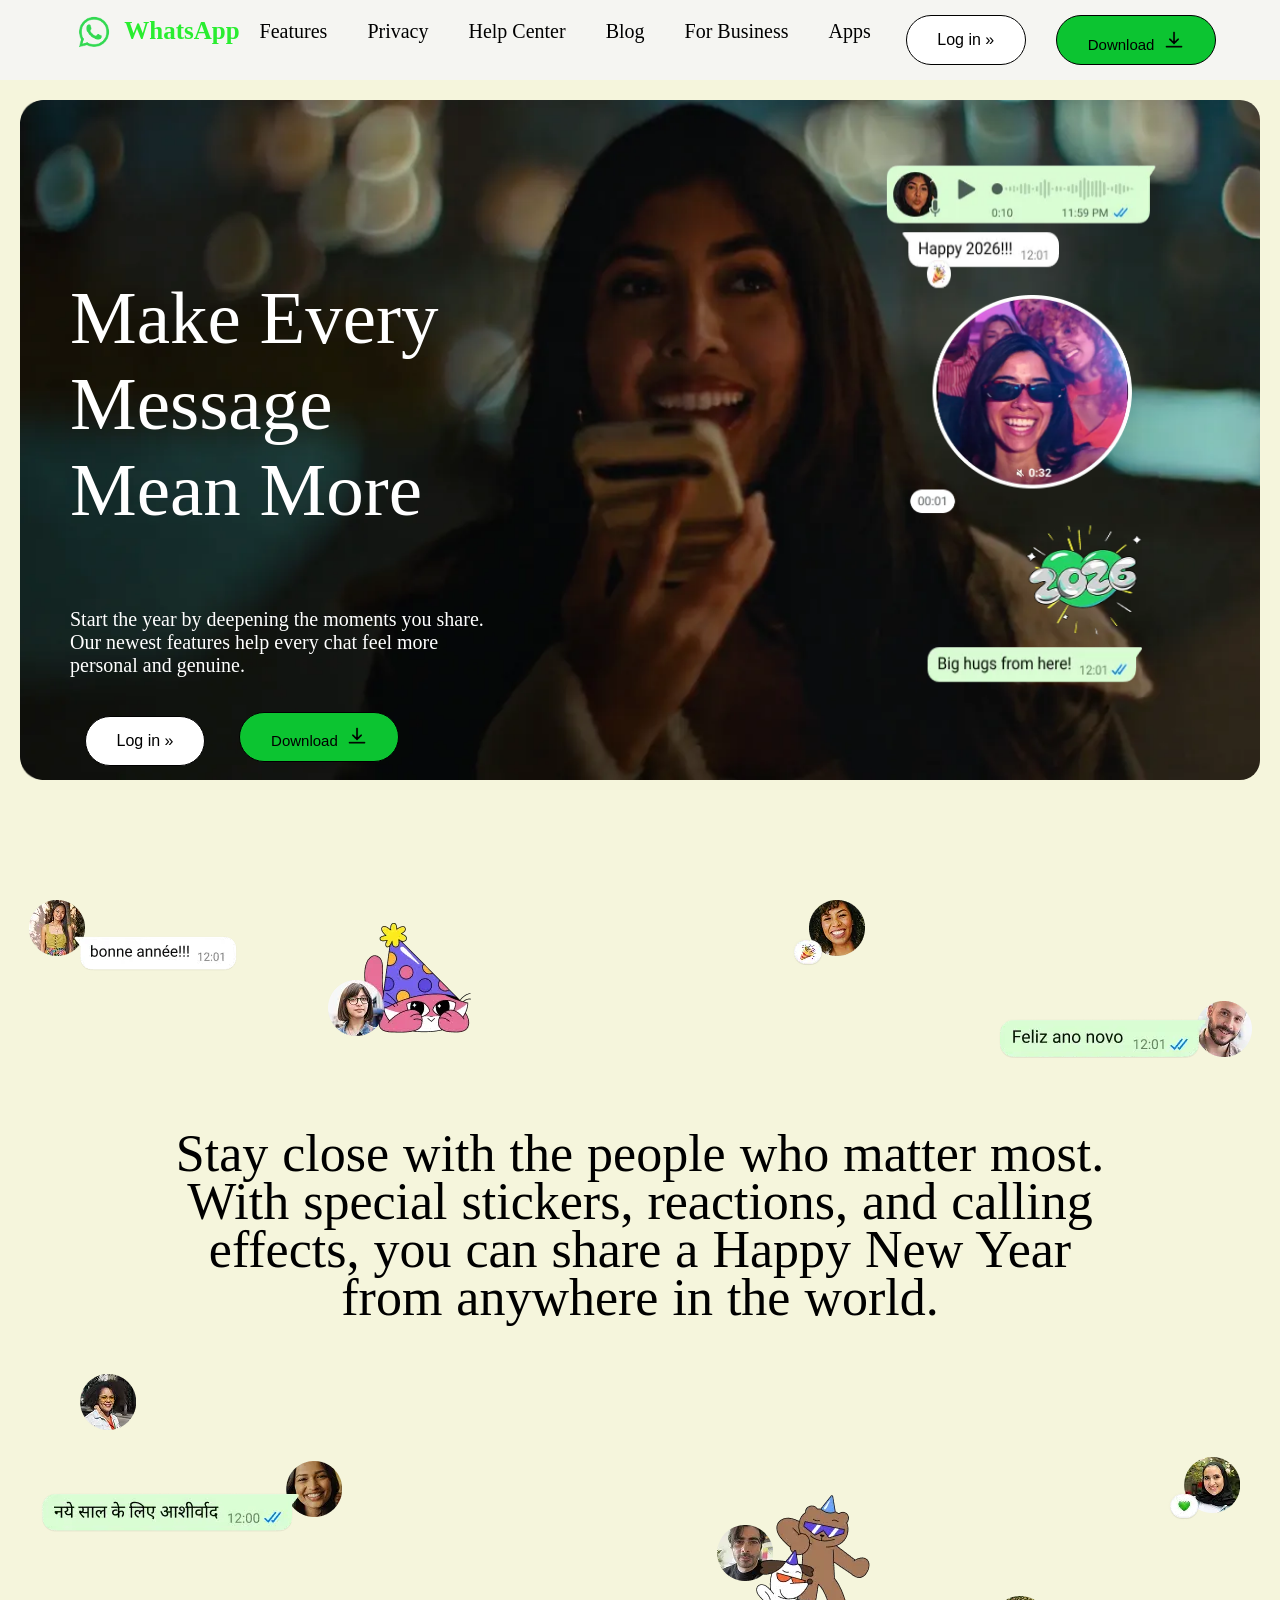
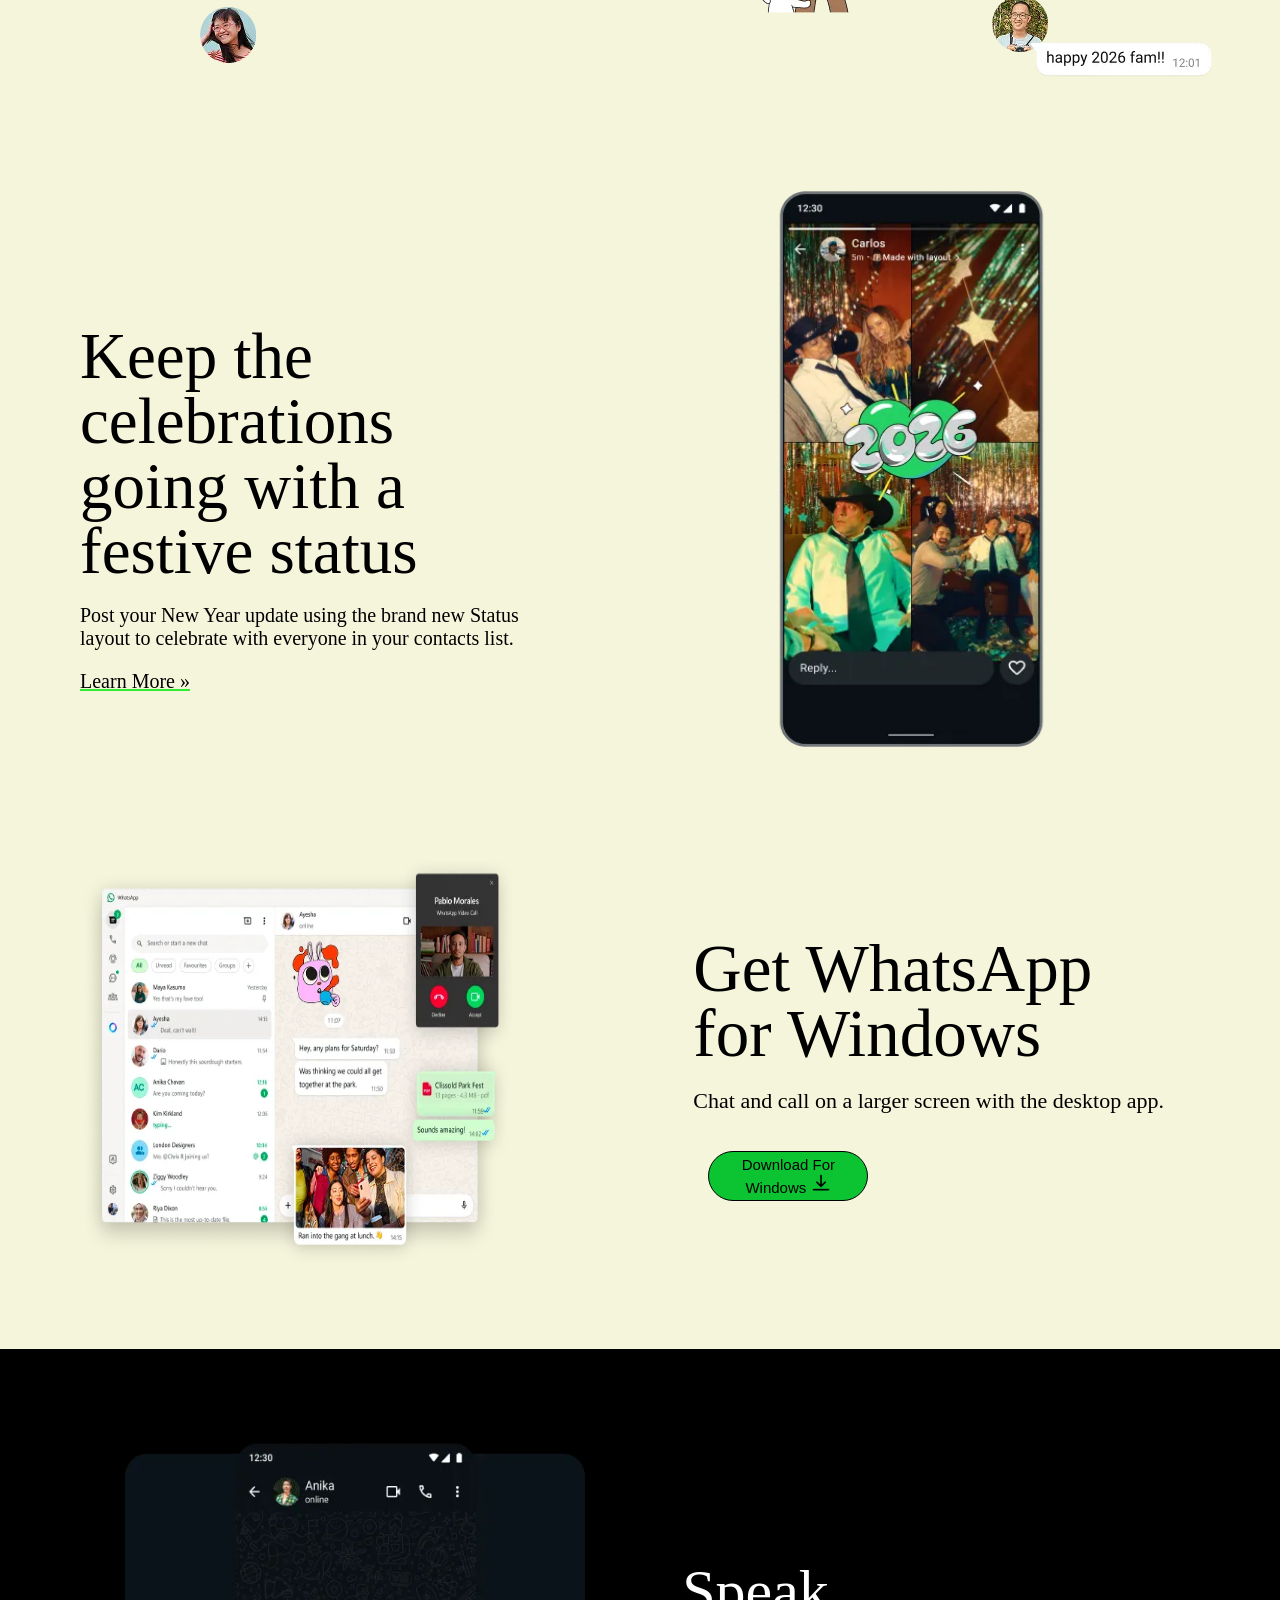
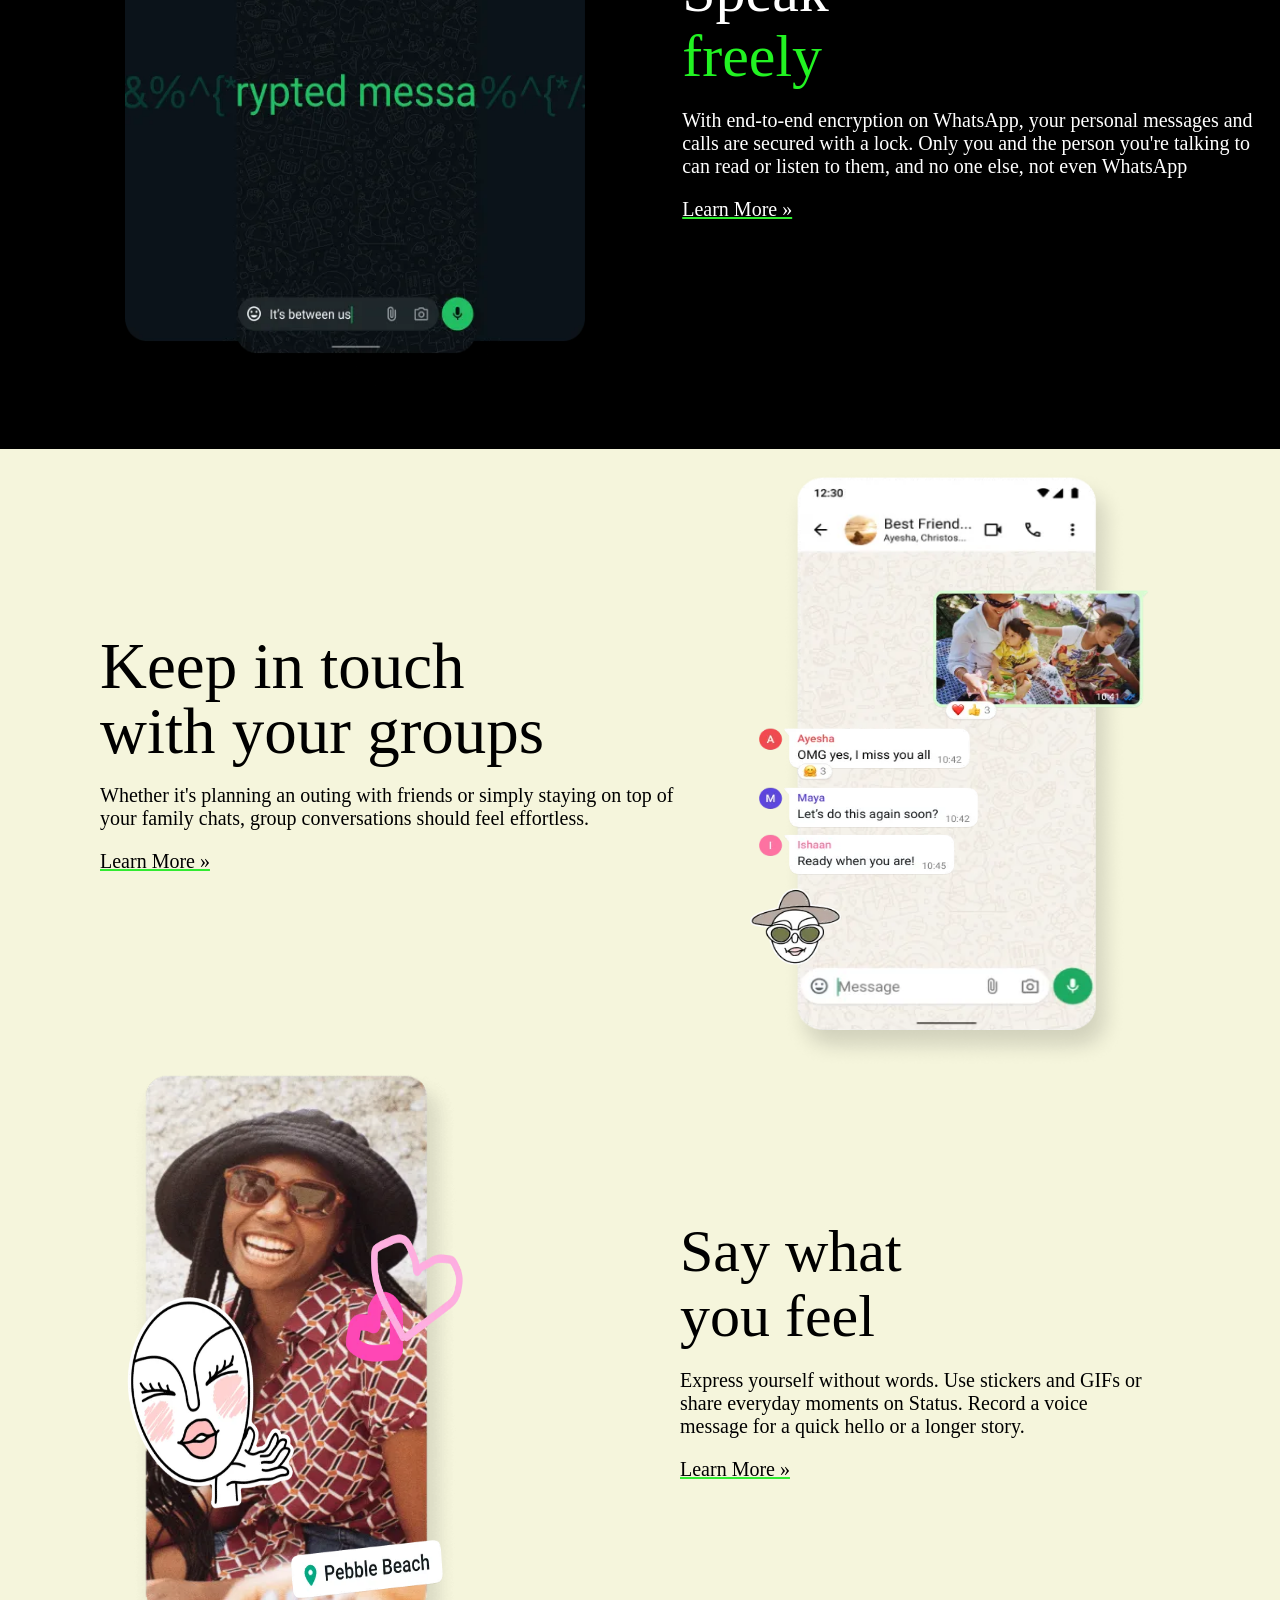
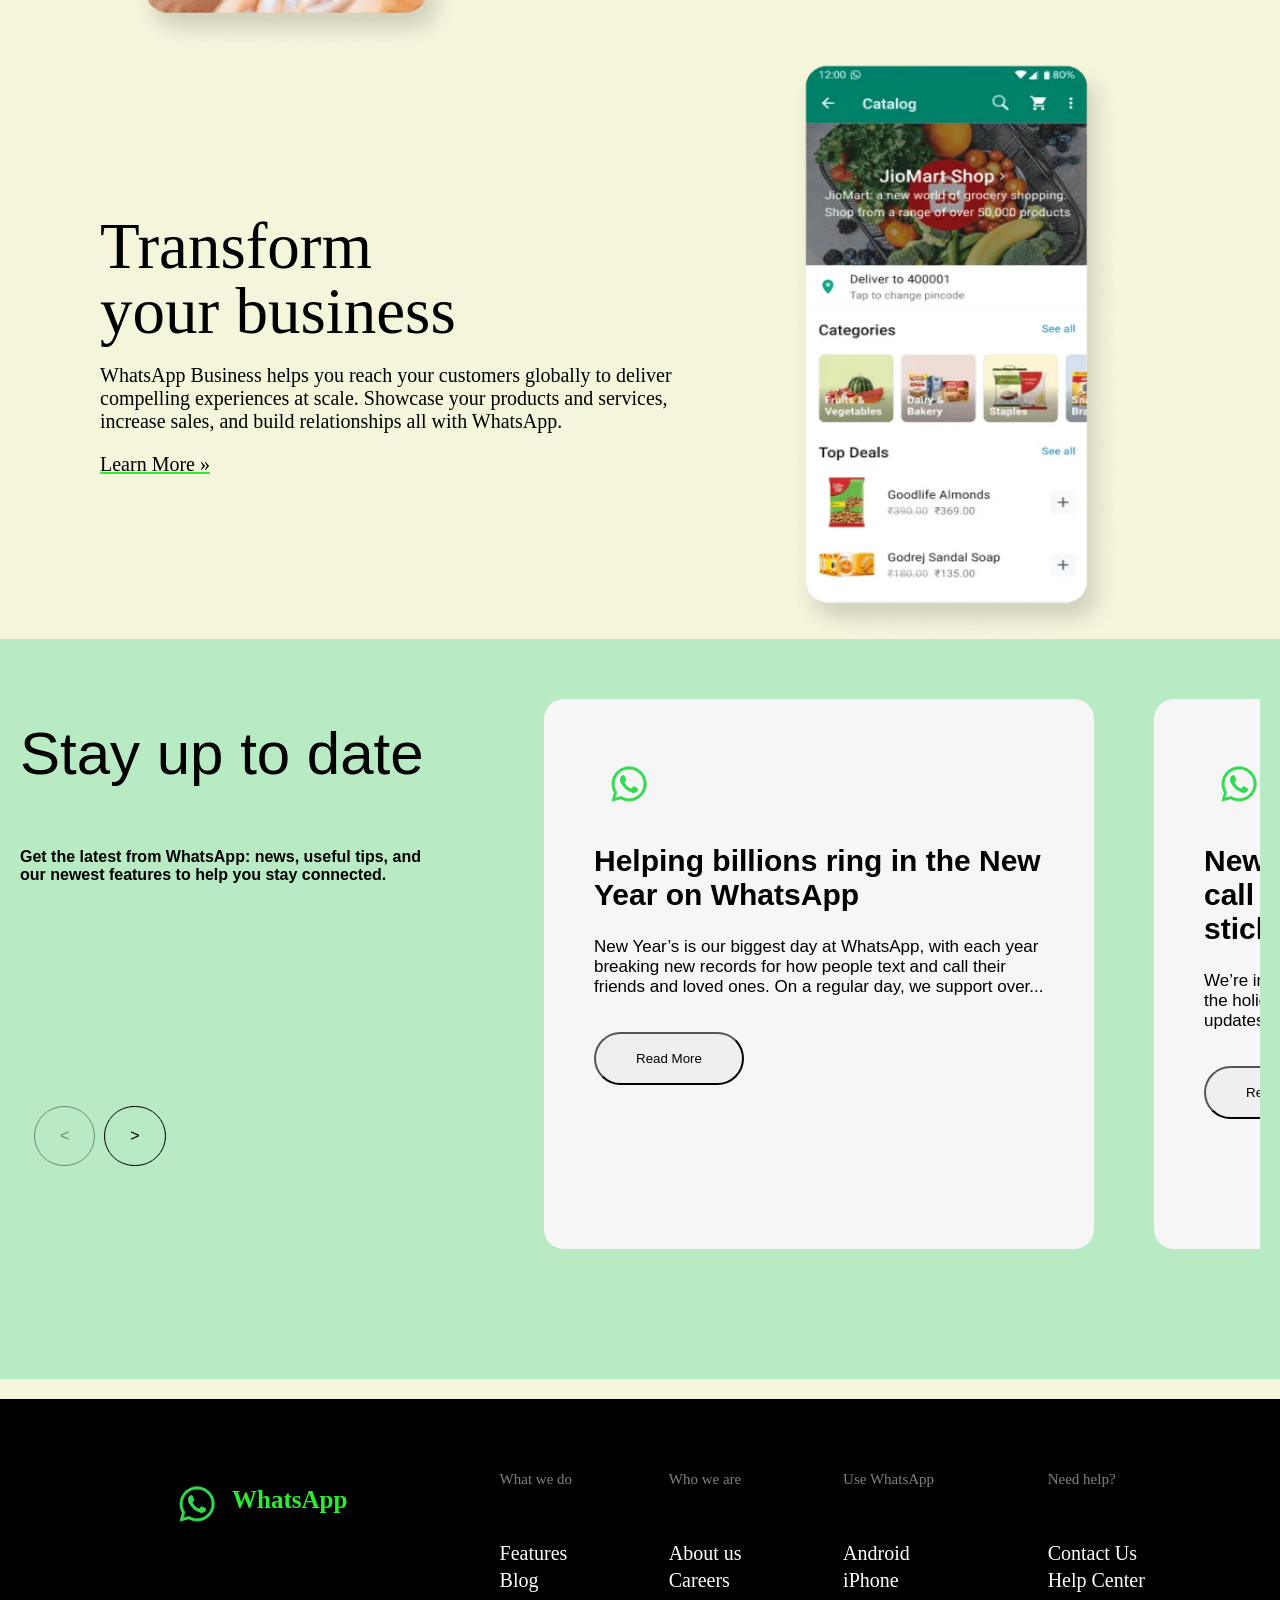
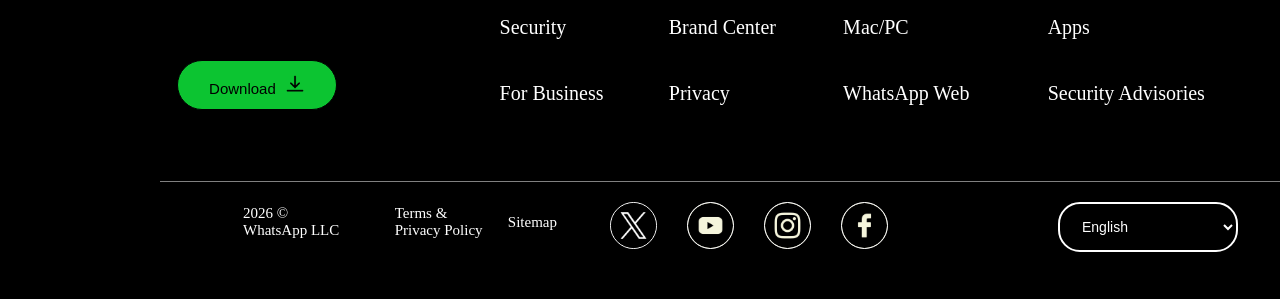
<file: index.html>
<html>
<meta name="viewport" content="width=device-width, initial-scale=1.0">

<head>
    <title>WhatsApp Dashboard</title>
    <link rel="stylesheet" href="style.css">
    <script src="script.js"></script>
</head>

<body>
    <div class="head">
        <a href="index.html"><img src="WhatsApp.jpg" alt="WhatsApp Logo"></a>
        <a href="index.html" style="text-decoration: none;"><p id="t" style="color:rgb(41, 237, 48);"><b>WhatsApp</b></p></a>
        <a href="Features.html"><p id="t1">Features</p></a>
        <a href="Privacy.html"><p id="t2">Privacy</p></a>
        <a href="HelpCenter.html"><p id="t3">Help Center</p></a>
        <a href="Blog.html"><p id="t4">Blog</p></a>
        <a href="ForBusiness.html"><p id="t5">For Business</p></a>
        <a href="Apps.html"><p id="t6">Apps</p></a>
        <a href="LogIn.html"><button class="log">Log in &raquo;</button></a>
        <a href="https://web.whatsapp.com/desktop/windows/release/x64/WhatsAppSetup.exe"><button class="down1">Download
                <img id="down_img" src="down.jpg" alt="Download Icon" /></button></a>
    </div>
    <div class="head2">
        <div class="head2_left">
            <p id="msg">Make Every <br>Message<br> Mean More</p>
            <p id="msg1">Start the year by deepening the moments you share.<br> Our newest features help every chat
                feel
                more <br>personal and genuine.</p>
            <a href="LogIn.html"><button class="log">Log in &raquo;</button></a>
            <a href="https://web.whatsapp.com/desktop/windows/release/x64/WhatsAppSetup.exe"><button
                    class="down1">Download <img id="down_img" src="down.jpg" alt="Download Icon" /></button></a>
        </div>
        <div class="head2_right">
            <img src="head2_right.webp" id="head2_right">
            <img src="head2_right3.webp" id="head2_right3">
            <img src="head2_right2.webp" id="head2_right2">
            <img src="head2_right4.webp" id="head2_right4">
            <img src="head2_right5.webp" id="head2_right5">
            <img src="head2_right6.webp" id="head2_right6">
        </div>
    </div>
    <div class="head3 scroll-animate">
        <img src="head3_img.webp" id="head3_img">
        <p id="head3_p" class="delay-3">Stay close with the people who matter most.<br> With special stickers, reactions, and
            calling <br>effects, you can share a Happy New Year<br> from anywhere in the world.</p>
    </div>
    <div class="head4 scroll-animate">
        <img src="head4_img.webp" id="head4_img">
    </div>
    <div class="head5 scroll-animate">
        <div class="head5_left delay-3">
            <p class="msg">Keep the <br>celebrations <br>going with a <br>festive status</p>
            <p class="msg1">Post your New Year update using the brand new Status <br>layout to celebrate with
                everyone
                in
                your contacts list.</p>
            <p class="learn">Learn More &raquo;</p>
        </div>
        <div class="head5_right scroll-animate">
            <img src="head5_img.webp" id="head5_img">
        </div>
    </div>
    <div class="head6">
        <div class="head6_left">
            <img src="head6_img.webp" id="head6_img">
        </div>
        <div class="head6_right">
            <p id="msg">Get WhatsApp <br>for Windows</p>
            <p id="msg1">Chat and call on a larger screen with the desktop app.</p>
            <a href="https://web.whatsapp.com/desktop/windows/release/x64/WhatsAppSetup.exe"><button
                    class="down1">Download For Windows<img id="down_img" src="down.jpg"
                        alt="Download Icon" /></button></a>
        </div>
    </div>
    <div class="head7 scroll-animate">
        <div class="head7_left scroll-animate">
            <img src="head7_img.webp" id="head7_img">

        </div>
        <div class="head7_right delay-3">
            <p class="msg" style="color:white;font-size:60px;">Speak<br><span
                    style="color:rgb(34, 243, 34)">freely</span></p>
            <p class="msg1" style="color:white">With end-to-end encryption on WhatsApp, your personal messages and
                calls
                are secured with a lock. Only you and the person you're talking to can read or listen to them, and
                no
                one else, not even WhatsApp</p>
            <p class="learn" style="color:white">Learn More &raquo;</p>
        </div>
    </div>

    <div class="head8 scroll-animate">
        <div class="head8_left delay-3">
            <p class="msg">Keep in touch<br>with your groups</p>
            <p class="msg1">Whether it's planning an outing with friends or simply staying on top of your family
                chats,
                group conversations should feel effortless.</p>
            <p class="learn">Learn More &raquo;</p>
        </div>
        <div class="head8_right scroll-animate">
            <img src="head8_img1.1.webp" id="head8_img1">
            <img src="head8_img.webp" id="head8_img" class="delay-3">
        </div>
    </div>
    <div class="head9 scroll-animate">
        <div class="head9_left scroll-animate">
            <img src="head9_img1.1.webp" id="head9_img1">
            <img src="head9_img.webp" id="head9_img" class="delay-3">

        </div>
        <div class="head9_right delay-3">
            <p class="msg" style="color:black;font-size:60px;">Say what<br>you feel</p>
            <p class="msg1" style="color:black">Express yourself without words. Use stickers and GIFs or <br>share
                everyday moments on Status. Record a voice<br> message for a quick hello or a longer story.</p>
            <p class="learn" style="color:black">Learn More &raquo;</p>
        </div>
    </div>

    <div class="head10 scroll-animate">
        <div class="head8_left delay-3">
            <p class="msg">Transform<br>your business</p>
            <p class="msg1">WhatsApp Business helps you reach your customers globally to deliver compelling
                experiences
                at scale. Showcase your products and services, increase sales, and build relationships all with
                WhatsApp.</p>
            <p class="learn">Learn More &raquo;</p>
        </div>
        <div class="head8_right scroll-animate">
            <img src="head10_img.webp" id="head10_img">
        </div>
    </div>

    <div class="news">
        <div class="n_left">
            <p style="font-size: 60px;height:fit-content;width:fit-content;">Stay up to date</p>
            <h4 style="height:fit-content;width:fit-content;">Get the latest from WhatsApp: news, useful tips, and
                <br>our newest features to help you stay connected.
            </h4>
            <fieldset style="display:flex;border:none;margin-top:200px;">
                <p id="leftBtn">&lt;</p>&nbsp;&nbsp;
                <p id="rightBtn">&gt;</p>
            </fieldset>

        </div>

        <div class="cards">
            <div id="card1" class="card">
                <img src="WhatsApp.jpg" height="70px" width="70px" alt="WhatsApp Logo">
                <h2 class="n_title">Helping billions ring in the New Year on WhatsApp</h2>
                <p class="n_content">New Year’s is our biggest day at WhatsApp, with each year breaking new records
                    for
                    how people text and call their friends and loved ones. On a regular day, we support over...</p>
                <br><button class="read">Read More</button>
            </div>

            <div id="card2" class="card">
                <img src="WhatsApp.jpg" height="70px" width="70px" alt="WhatsApp Logo">
                <h2 class="n_title">New Feature Roundup: Missed call messages, new Status stickers and more!</h2>
                <p class="n_content">We’re introducing another bundle of features just in time for the holidays.
                    This
                    edition is packed with exciting new updates including missed call messages, fun Status...</p>
                <br><button class="read">Read More</button>
            </div>

            <div id="card3" class="card">
                <img src="WhatsApp.jpg" height="70px" width="70px" alt="WhatsApp Logo">
                <h2 class="n_title">Reintroducing About: An improved way to share what you're up to</h2>
                <p class="n_content">For those of you that have used WhatsApp from the very start, you'll remember
                    About
                    was our first feature. Today we're reintroducing and improving About, making it more...</p>
                <br><button class="read">Read More</button>
            </div>

            <div id="card4" class="card">
                <img src="WhatsApp.jpg" height="70px" width="70px" alt="WhatsApp Logo">
                <h2 class="n_title">Introducing WhatsApp for Apple Watch</h2>
                <p class="n_content">Today we are announcing a big upgrade for your wrist — the all-new WhatsApp app
                    for
                    your Apple
                    Watch*. This new experience will help you stay on top of your chats without...</p>
                <br><button class="read">Read More</button>
            </div>

            <div id="card5" class="card">
                <img src="WhatsApp.jpg" height="70px" width="70px" alt="WhatsApp Logo">
                <h2 class="n_title">Encrypting your WhatsApp Chat Backup Just Got Easier</h2>
                <p class="n_content">Many of us carry years of precious memories in our WhatsApp chats – photos,
                    heartfelt voice notes, and important conversations. That’s why protecting them if you ever
                    lose...
                </p>
                <br><button class="read">Read More</button>
            </div>

        </div>

    </div>

    <div class="footer">
        <div class="container">
            <table height="300px" width="1200px">
                <tr>
                    <td style="display:flex;text-align: center;padding:50px 0 0 60px;width:fit-content"> <img
                            src="WhatsApp.jpg" height="70px" width="70px" alt="WhatsApp Logo">
                        <p id="t" style="color:rgb(41, 237, 48);font-size:25px;"><b>WhatsApp</b></p>
                    </td>
                    <td style="color:gray;font-size:15px;height:">What we do</td>
                    <td style="color:gray;font-size:15px;">Who we are</td>
                    <td style="color:gray;font-size:15px;">Use WhatsApp</td>
                    <td style="color:gray;font-size:15px;">Need help?</td>
                </tr>
                <tr>
                    <td></td>
                    <td>Features</td>
                    <td>About us</td>
                    <td>Android</td>
                    <td>Contact Us</td>
                </tr>
                <tr>
                    <td></td>
                    <td>Blog</td>
                    <td>Careers</td>
                    <td>iPhone</td>
                    <td>Help Center</td>
                </tr>
                <tr>
                    <td rowspan="2" style="padding:50px 0 0 60px;width:fit-content;"><a
                            href="https://web.whatsapp.com/desktop/windows/release/x64/WhatsAppSetup.exe"><button
                                class="down1">Download <img id="down_img" src="down.jpg"
                                    alt="Download Icon" /></button></a></td>
                    <td>Security</td>
                    <td>Brand Center</td>
                    <td>Mac/PC</td>a
                    <td>Apps</td>
                </tr>
                <tr>
                    <td>For Business</td>
                    <td>Privacy</td>
                    <td>WhatsApp Web</td>
                    <td>Security Advisories</td>
                </tr>
            </table>
            <br><br><br>
            <div class="last" style="border-top:1px solid gray;margin-left:60px;display:flex;">
                <div class="table_class">
                    <table id="last" style="width:320px;margin-left:80px;margin-top: 20px;">
                        <tr>
                            <td style="font-size: 15px;padding-right: 40px;">2026 © WhatsApp LLC</td>
                            <td style="font-size: 15px;padding-right: 10px;">Terms & Privacy Policy</td>
                            <td style="font-size: 15px;">Sitemap</td>
                        </tr>
                    </table>
                </div>
                <img src="social1.png" style="border:1px solid white;border-radius:100px;margin:20px 10px 10px 50px;"
                    height="45px" width="45px">
                <img src="social2.png"
                    style="border:1px solid white;border-radius:100px;margin:20px 10px 10px 20px;background-color: beige;"
                    height="45px" width="45px">
                <img src="social3.png"
                    style="border:1px solid white;border-radius:100px;margin:20px 10px 10px 20px;background-color: beige;"
                    height="45px" width="45px">
                <img src="social4.png"
                    style="border:1px solid white;border-radius:100px;margin:20px 150px 10px 20px;background-color: beige;"
                    height="45px" width="45px">
                <div class="language" style="margin-top:20px;margin-left:20px;">
                    <select>
                        <option selected>English</option>
                        <option>हिन्दी</option>
                        <option>Español</option>
                        <option>Deutsch</option>
                        <option>Français</option>
                        <option>Italiano</option>
                        <option>Português</option>
                    </select>
                </div>
            </div>
        </div>
    </div>

</body>

</html>
</file>
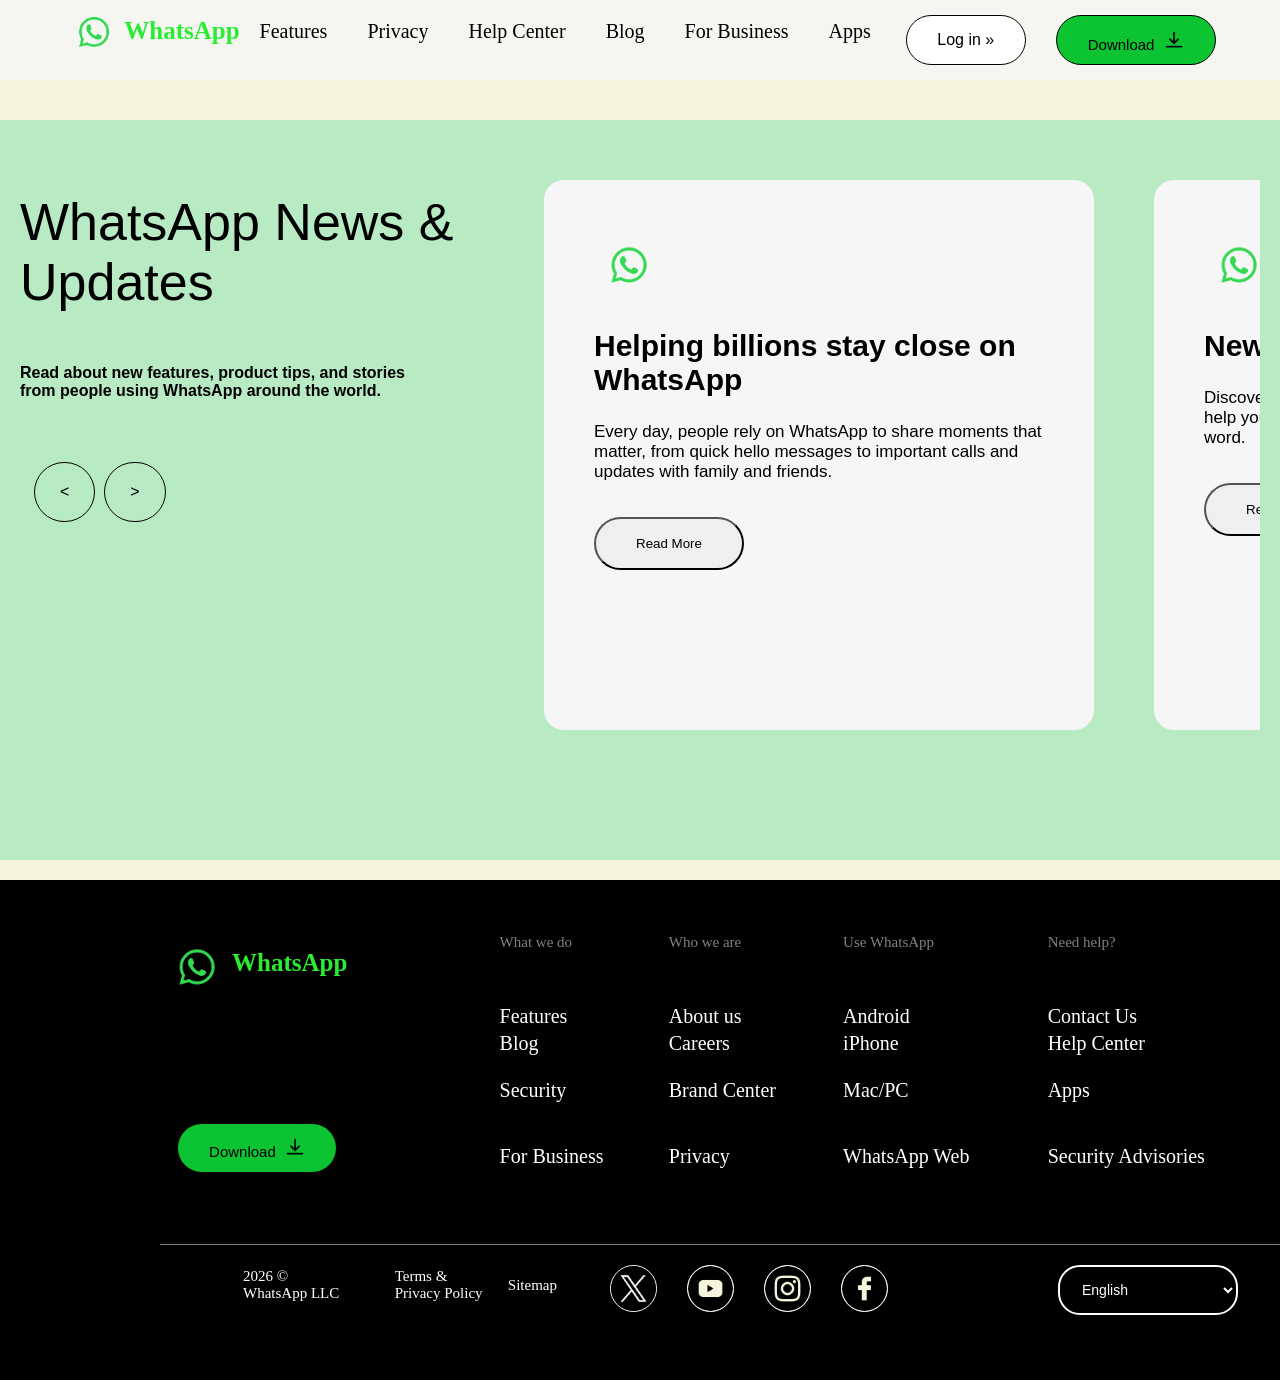
<file: Blog.html>
<!DOCTYPE html>
<html>

<head>
    <meta charset="UTF-8">
    <meta name="viewport" content="width=device-width, initial-scale=1.0">
    <title>WhatsApp Blog</title>
    <link rel="stylesheet" href="style.css">
    <script src="script.js"></script>
</head>

<body>
    <div class="head">
        <a href="index.html"><img src="WhatsApp.jpg" alt="WhatsApp Logo"></a>
        <a href="index.html" style="text-decoration: none;">
            <p id="t" style="color:rgb(41, 237, 48);"><b>WhatsApp</b></p>
        </a>
        <a href="Features.html">
            <p id="t1">Features</p>
        </a>
        <a href="Privacy.html">
            <p id="t2">Privacy</p>
        </a>
        <a href="HelpCenter.html">
            <p id="t3">Help Center</p>
        </a>
        <a href="Blog.html">
            <p id="t4">Blog</p>
        </a>
        <a href="ForBusiness.html">
            <p id="t5">For Business</p>
        </a>
        <a href="Apps.html">
            <p id="t6">Apps</p>
        </a>
        <a href="LogIn.html"><button class="log">Log in &raquo;</button></a>
        <a href="https://web.whatsapp.com/desktop/windows/release/x64/WhatsAppSetup.exe"><button class="down1">Download
                <img id="down_img" src="down.jpg" alt="Download Icon" /></button></a>
    </div>

    <div class="news scroll-animate" style="margin-top: 120px;">
        <div class="n_left">
            <p style="font-size: 52px;height:fit-content;width:fit-content;">WhatsApp News &amp;<br>Updates</p>
            <h4 style="height:fit-content;width:fit-content;">
                Read about new features, product tips, and stories<br>
                from people using WhatsApp around the world.
            </h4>
            <fieldset style="display:flex;border:none;margin-top:40px;">
                <p id="leftBtn">&lt;</p>&nbsp;&nbsp;
                <p id="rightBtn">&gt;</p>
            </fieldset>
        </div>

        <div class="cards">
            <div id="card1" class="card">
                <img src="WhatsApp.jpg" height="70" width="70" alt="WhatsApp Logo">
                <h2 class="n_title">Helping billions stay close on WhatsApp</h2>
                <p class="n_content">
                    Every day, people rely on WhatsApp to share moments that matter, from quick hello messages to
                    important calls and updates with family and friends.
                </p>
                <br><button class="read">Read More</button>
            </div>

            <div id="card2" class="card">
                <img src="WhatsApp.jpg" height="70" width="70" alt="WhatsApp Logo">
                <h2 class="n_title">New ways to express yourself</h2>
                <p class="n_content">
                    Discover new stickers, reactions, and Status formats that help you say exactly what you feel
                    without typing a single word.
                </p>
                <br><button class="read">Read More</button>
            </div>

            <div id="card3" class="card">
                <img src="WhatsApp.jpg" height="70" width="70" alt="WhatsApp Logo">
                <h2 class="n_title">Keeping your messages private</h2>
                <p class="n_content">
                    Learn more about end-to-end encryption, additional privacy controls, and tools that give you more
                    control over who can contact you.
                </p>
                <br><button class="read">Read More</button>
            </div>

            <div id="card4" class="card">
                <img src="WhatsApp.jpg" height="70" width="70" alt="WhatsApp Logo">
                <h2 class="n_title">Updates for communities and groups</h2>
                <p class="n_content">
                    See how communities, neighborhoods, and interest groups use WhatsApp to organize, share news, and
                    stay coordinated.
                </p>
                <br><button class="read">Read More</button>
            </div>
        </div>
    </div>

    <div class="footer">
        <div class="container">
            <table height="300px" width="1200px">
                <tr>
                    <td style="display:flex;text-align: center;padding:50px 0 0 60px;width:fit-content">
                        <img src="WhatsApp.jpg" height="70px" width="70px" alt="WhatsApp Logo">
                        <p id="t" style="color:rgb(41, 237, 48);font-size:25px;"><b>WhatsApp</b></p>
                    </td>
                    <td style="color:gray;font-size:15px;">What we do</td>
                    <td style="color:gray;font-size:15px;">Who we are</td>
                    <td style="color:gray;font-size:15px;">Use WhatsApp</td>
                    <td style="color:gray;font-size:15px;">Need help?</td>
                </tr>
                <tr>
                    <td></td>
                    <td>Features</td>
                    <td>About us</td>
                    <td>Android</td>
                    <td>Contact Us</td>
                </tr>
                <tr>
                    <td></td>
                    <td>Blog</td>
                    <td>Careers</td>
                    <td>iPhone</td>
                    <td>Help Center</td>
                </tr>
                <tr>
                    <td rowspan="2" style="padding:50px 0 0 60px;width:fit-content;">
                        <a href="https://web.whatsapp.com/desktop/windows/release/x64/WhatsAppSetup.exe">
                            <button class="down1">Download <img id="down_img" src="down.jpg"
                                    alt="Download Icon" /></button>
                        </a>
                    </td>
                    <td>Security</td>
                    <td>Brand Center</td>
                    <td>Mac/PC</td>
                    <td>Apps</td>
                </tr>
                <tr>
                    <td>For Business</td>
                    <td>Privacy</td>
                    <td>WhatsApp Web</td>
                    <td>Security Advisories</td>
                </tr>
            </table>
            <br><br><br>
            <div class="last" style="border-top:1px solid gray;margin-left:60px;display:flex;">
                <div class="table_class">
                    <table id="last" style="width:320px;margin-left:80px;margin-top: 20px;">
                        <tr>
                            <td style="font-size: 15px;padding-right: 40px;">2026 © WhatsApp LLC</td>
                            <td style="font-size: 15px;padding-right: 10px;">Terms & Privacy Policy</td>
                            <td style="font-size: 15px;">Sitemap</td>
                        </tr>
                    </table>
                </div>
                <img src="social1.png"
                    style="border:1px solid white;border-radius:100px;margin:20px 10px 10px 50px;"
                    height="45px" width="45px" alt="Instagram">
                <img src="social2.png"
                    style="border:1px solid white;border-radius:100px;margin:20px 10px 10px 20px;background-color: beige;"
                    height="45px" width="45px" alt="Facebook">
                <img src="social3.png"
                    style="border:1px solid white;border-radius:100px;margin:20px 10px 10px 20px;background-color: beige;"
                    height="45px" width="45px" alt="Twitter">
                <img src="social4.png"
                    style="border:1px solid white;border-radius:100px;margin:20px 150px 10px 20px;background-color: beige;"
                    height="45px" width="45px" alt="YouTube">
                <div class="language" style="margin-top:20px;margin-left:20px;">
                    <select>
                        <option selected>English</option>
                        <option>हिन्दी</option>
                        <option>Español</option>
                        <option>Deutsch</option>
                        <option>Français</option>
                        <option>Italiano</option>
                        <option>Português</option>
                    </select>
                </div>
            </div>
        </div>
    </div>
</body>

</html>
</file>
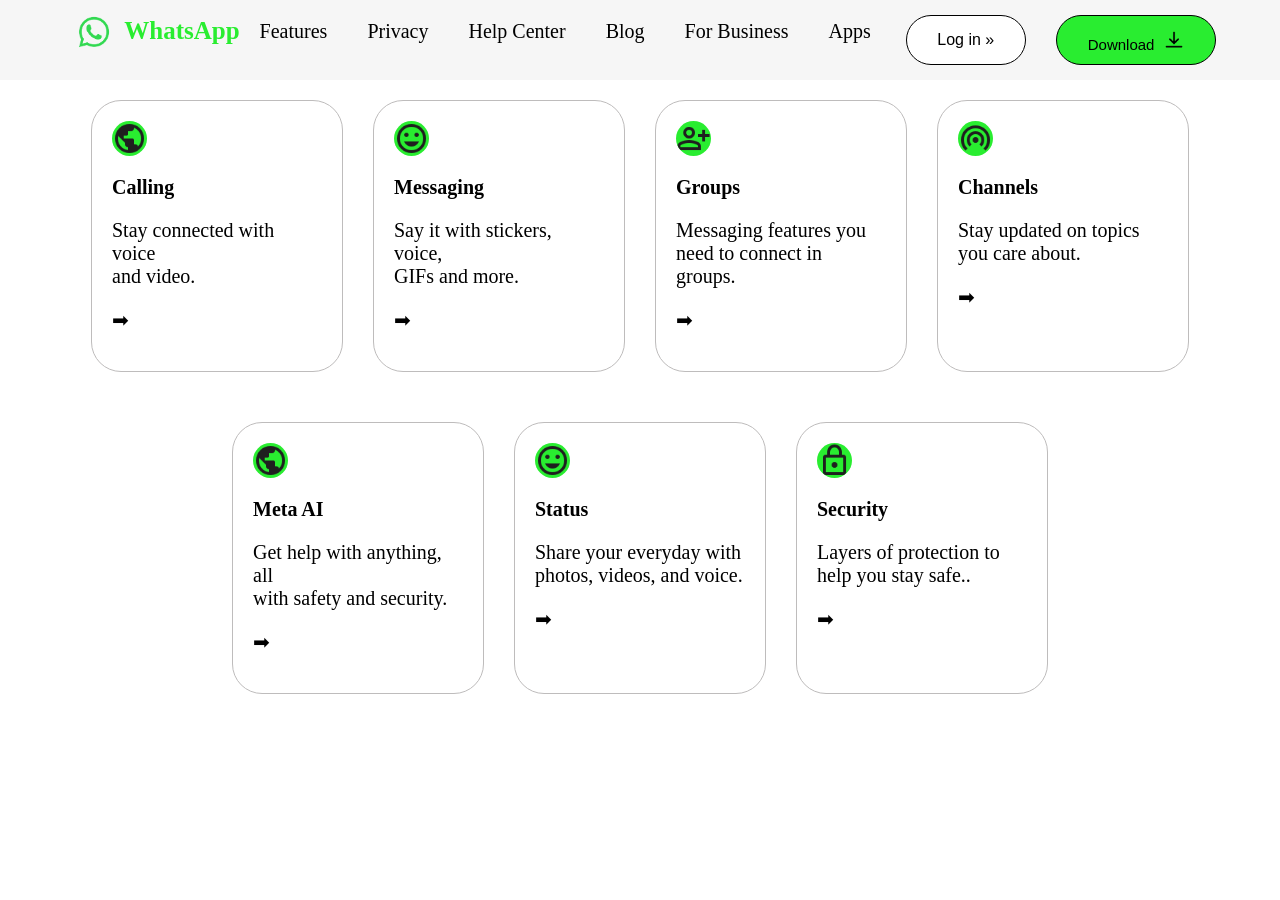
<file: Features.html>
<html>

<head>
    <meta charset="UTF-8">
    <meta name="viewport" content="width=device-width, initial-scale=1.0">
    <title>WhatsApp Features</title>
</head>
<style>
    /* Head-1  */
    .head {
        height: 80px;
        width: 100%;
        background-color: rgba(245, 245, 245, 0.889);
        display: flex;
        justify-content: center;

        position: fixed;
        top: 0;
        left: 0;
        z-index: 1000;

        transition: background-color 0.3s ease;
    }

    .head.scrolled {
        background-color: rgba(245, 245, 245, 0.75);
        backdrop-filter: blur(6px);
    }

    .head img {
        margin: 2px 0px 0 15px;
        width: 60px;
        height: 60px;
    }

    #t {
        font-size: 25px;
        margin-top: 17px;
        height: fit-content;
        width: fit-content;
    }

    #t1,
    #t2,
    #t3,
    #t4,
    #t5,
    #t6 {
        font-size: 20px;
        margin: 20px;
        height: fit-content;
        width: fit-content;
        /* transition:2s; */
    }

    #t1:hover,
    #t2:hover,
    #t3:hover,
    #t4:hover,
    #t5:hover,
    #t6:hover {
        text-decoration: underline 2px rgb(41, 237, 48);
        /* transition-timing-function: ease-in-out; */
    }

    .log {
        border-radius: 30px;
        height: 50px;
        width: 120px;
        text-align: center;
        font-size: medium;
        border: solid 1px black;
        margin: 15px;
        background-color: white;
    }

    .down1 {
        border-radius: 30px;
        height: 50px;
        width: 160px;
        text-align: center;
        font-size: 15px;
        border: solid 1px black;
        margin: 15px;
        background-color: rgb(41, 237, 48);
        text-decoration: none;
    }

    #down_img {
        width: 20px;
        height: 20px;
        margin-left: 5px;
    }

    .head a {
        text-decoration: none;
        color: black;
    }

    .box {
        height: 230px;
        width: 210px;
        max-width: 1240px;
        border: 1px solid rgb(190, 188, 188);
        border-radius: 30px;
        padding: 20px;
    }

    .box:hover {
        background-color: rgb(27, 213, 33);
        color: white;
        border: 1px solid black;

        .box_img {
            background-color: white;
        }
    }

    .box_img {
        background-color: rgb(41, 237, 48);
        border-radius: 30px;
        height: 35px;
        width: 35px;
        background-repeat: cover;
    }

    .box_p1 {
        font-size: 20px;
        font-weight: bold;
    }

    .box_p2 {
        font-size: 20px;
    }

    @media (max-width: 768px) {
        body {
            margin: 0;
            overflow-x: hidden;
            font-family: Arial, sans-serif;
        }

        .head {
            flex-wrap: wrap;
            height: auto;
            padding: 10px;
        }

        .head img {
            width: 48px;
            height: 48px;
            margin-top: 4px;
        }

        #t1,
        #t2,
        #t3,
        #t4,
        #t5,
        #t6 {
            font-size: 14px;
            margin: 6px;
        }

        .log,
        .down1 {
            height: 40px;
            padding: 0 16px;
            margin: 6px;
            font-size: 13px;
        }

        #top,
        #bottom {
            flex-direction: column;
            align-items: center;
            gap: 16px;
            margin: 80px auto 20px;
        }

        #bottom {
            margin-top: 10px;
        }

        .box {
            width: 85%;
            max-width: 340px;
        }

        .box_p1 {
            font-size: 22px;
        }

        .box_p2 {
            font-size: 16px;
        }
    }
</style>

<body>
    <div class="head">
        <a href="index.html"><img src="WhatsApp.jpg" alt="WhatsApp Logo"></a>
        <a href="index.html" style="text-decoration: none;">
            <p id="t" style="color:rgb(41, 237, 48);"><b>WhatsApp</b></p>
        </a>
        <a href="Features.html">
            <p id="t1">Features</p>
        </a>
        <a href="Privacy.html">
            <p id="t2">Privacy</p>
        </a>
        <a href="HelpCenter.html">
            <p id="t3">Help Center</p>
        </a>
        <a href="Blog.html">
            <p id="t4">Blog</p>
        </a>
        <a href="ForBusiness.html">
            <p id="t5">For Business</p>
        </a>
        <a href="Apps.html">
            <p id="t6">Apps</p>
        </a>
        <a href="LogIn.html"><button class="log">Log in &raquo;</button></a>
        <a href="https://web.whatsapp.com/desktop/windows/release/x64/WhatsAppSetup.exe"><button class="down1">Download
                <img id="down_img" src="down.jpg" alt="Download Icon" /></button></a>
    </div>

    <div id="top" style="margin-top:100px;display: flex;gap:30px;justify-content: center;">
        <div class="box">
            <img class="box_img" src="public.png">
            <p class="box_p1">Calling</p>
            <p class="box_p2">Stay connected with voice<br> and video. </p>
            <p class="box_p2">➡</p>
        </div>
        <div class="box">
            <img class="box_img" src="mood.png">
            <p class="box_p1">Messaging</p>
            <p class="box_p2">Say it with stickers, voice,<br>GIFs and more.</p>
            <p class="box_p2">➡</p>
        </div>
        <div class="box">
            <img class="box_img" src="person.png">
            <p class="box_p1">Groups</p>
            <p class="box_p2">Messaging features you<br>need to connect in<br>groups.</p>
            <p class="box_p2">➡</p>
        </div>
        <div class="box">
            <img class="box_img" src="wifi.png">
            <p class="box_p1">Channels</p>
            <p class="box_p2">Stay updated on topics<br>you care about.</p>
            <p class="box_p2">➡</p>
        </div>
    </div>

    <div id="bottom" style="margin-top:50px;display: flex;gap:30px;justify-content: center;">
        <div class="box">
            <img class="box_img" src="public.png">
            <p class="box_p1">Meta AI</p>
            <p class="box_p2">Get help with anything, all<br>with safety and security.</p>
            <p class="box_p2">➡</p>
        </div>
        <div class="box">
            <img class="box_img" src="mood.png">
            <p class="box_p1">Status</p>
            <p class="box_p2">Share your everyday with<br>photos, videos, and voice.</p>
            <p class="box_p2">➡</p>
        </div>
        <div class="box">
            <img class="box_img" src="lock.png">
            <p class="box_p1">Security</p>
            <p class="box_p2">Layers of protection to<br>help you stay safe..</p>
            <p class="box_p2">➡</p>
        </div>
    </div>
    <script>
        /*for .head fixed*/
        window.addEventListener("scroll", () => {
            const header = document.querySelector(".head");

            if (window.scrollY > 20) {
                header.classList.add("scrolled");
            } else {
                header.classList.remove("scrolled");
            }
        });
    </script>
</body>

</html>
</file>
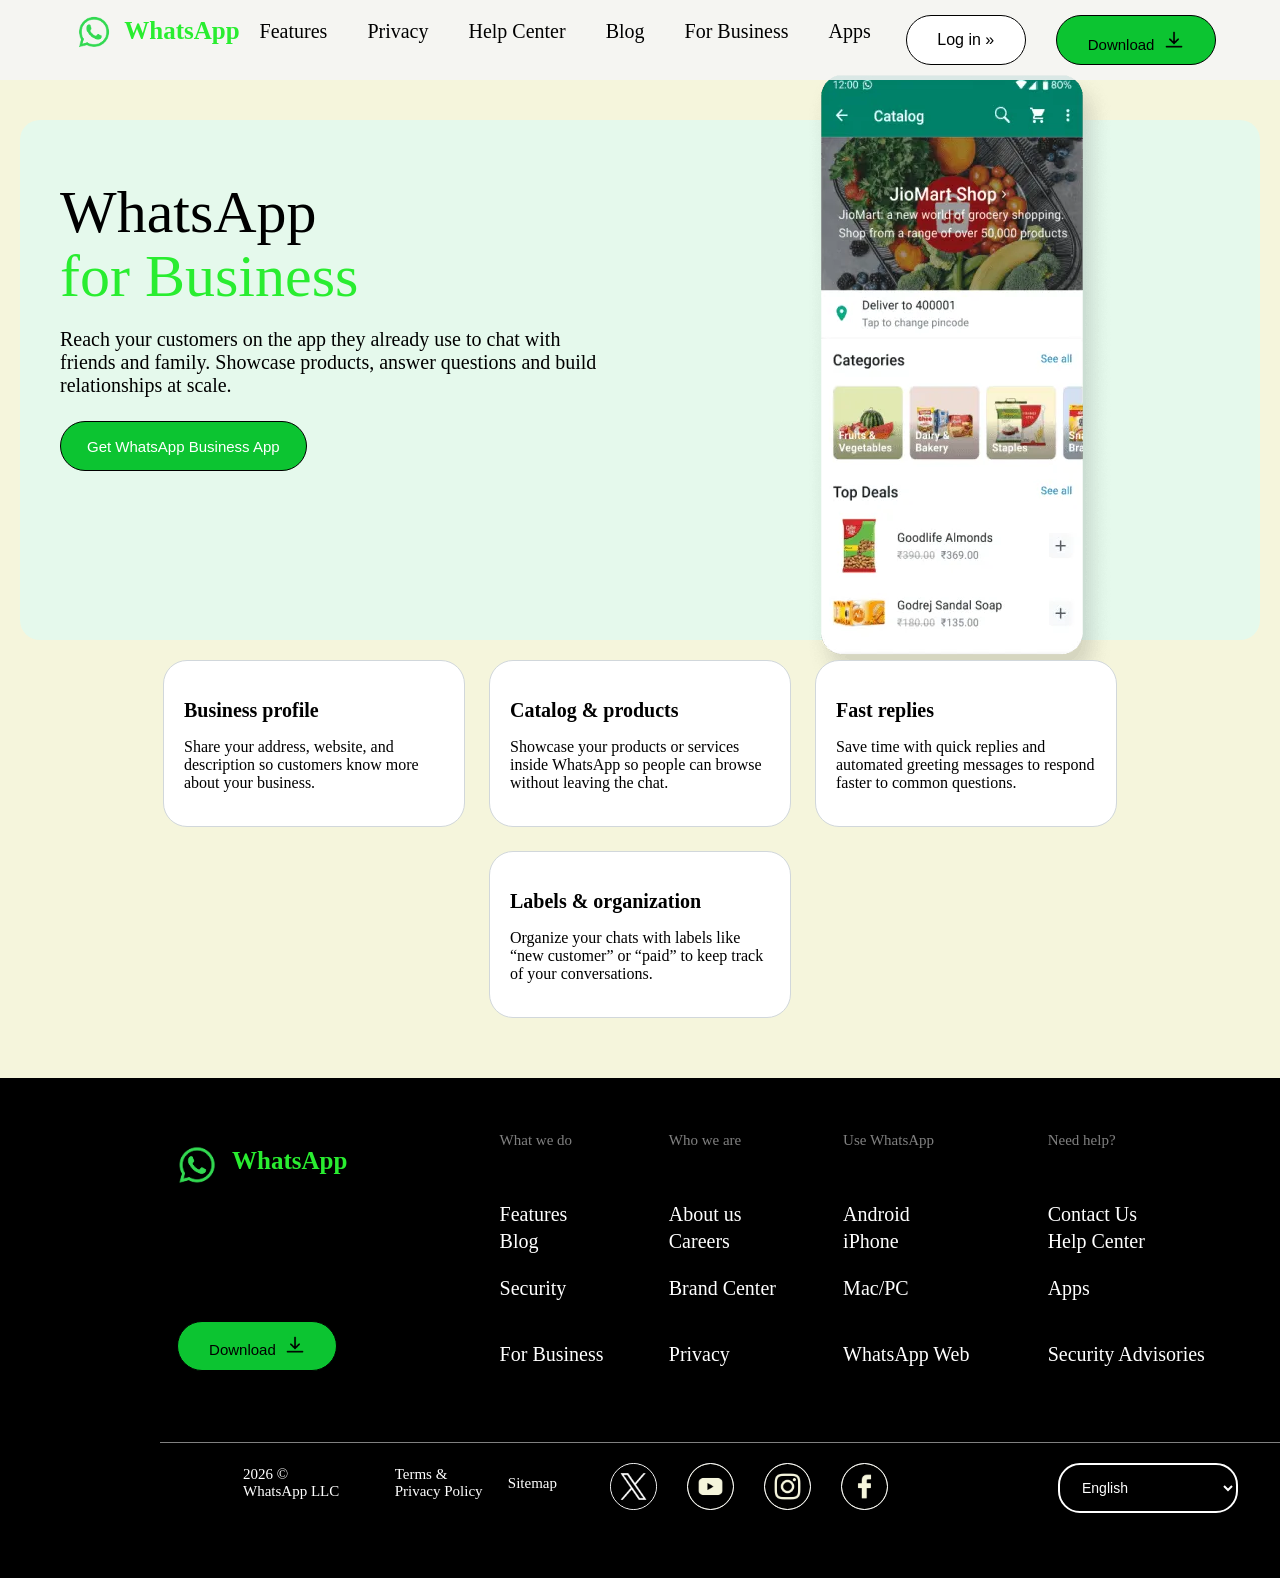
<file: ForBusiness.html>
<!DOCTYPE html>
<html>

<head>
    <meta charset="UTF-8">
    <meta name="viewport" content="width=device-width, initial-scale=1.0">
    <title>WhatsApp for Business</title>
    <link rel="stylesheet" href="style.css">
    <script src="script.js"></script>
    <style>
        .business-hero {
            height: 520px;
            width: 100%;
            max-width: 1240px;
            margin: 120px auto 20px;
            border-radius: 20px;
            display: flex;
            background-color: #e5f9ec;
        }

        .business-hero-left {
            width: 50%;
            padding: 60px 40px;
        }

        .business-hero-right {
            width: 50%;
            display: flex;
            align-items: center;
            justify-content: center;
            padding: 20px;
        }

        .business-title {
            font-size: 60px;
            line-height: 64px;
            margin: 0 0 16px;
        }

        .business-subtitle {
            font-size: 20px;
        }

        .business-cta {
            margin-top: 24px;
        }

        .business-cta button {
            border-radius: 30px;
            height: 50px;
            padding: 0 26px;
            border: 1px solid black;
            background-color: rgb(12, 196, 49);
            color: white;
            font-size: 15px;
            cursor: pointer;
        }

        .business-grid {
            width: 100%;
            max-width: 1240px;
            margin: 20px auto 60px;
            display: flex;
            flex-wrap: wrap;
            gap: 24px;
            justify-content: center;
        }

        .business-box {
            width: 260px;
            border-radius: 24px;
            border: 1px solid #d1d7db;
            padding: 18px 20px;
            background-color: white;
        }

        .business-box-title {
            font-size: 20px;
            font-weight: bold;
            margin-bottom: 8px;
        }

        .business-box-text {
            font-size: 16px;
        }

        @media (max-width: 768px) {
            .business-hero {
                flex-direction: column;
                height: auto;
                margin: 100px 10px 20px;
            }

            .business-hero-left,
            .business-hero-right {
                width: 100%;
                padding: 30px 20px;
                text-align: center;
            }

            .business-title {
                font-size: 34px;
                line-height: 40px;
            }

            .business-subtitle {
                font-size: 16px;
            }

            .business-grid {
                margin: 10px auto 40px;
            }

            .business-box {
                width: 90%;
            }
        }
    </style>
</head>

<body>
    <div class="head">
        <a href="index.html"><img src="WhatsApp.jpg" alt="WhatsApp Logo"></a>
        <a href="index.html" style="text-decoration: none;">
            <p id="t" style="color:rgb(41, 237, 48);"><b>WhatsApp</b></p>
        </a>
        <a href="Features.html">
            <p id="t1">Features</p>
        </a>
        <a href="Privacy.html">
            <p id="t2">Privacy</p>
        </a>
        <a href="HelpCenter.html">
            <p id="t3">Help Center</p>
        </a>
        <a href="Blog.html">
            <p id="t4">Blog</p>
        </a>
        <a href="ForBusiness.html">
            <p id="t5">For Business</p>
        </a>
        <a href="Apps.html">
            <p id="t6">Apps</p>
        </a>
        <a href="LogIn.html"><button class="log">Log in &raquo;</button></a>
        <a href="https://web.whatsapp.com/desktop/windows/release/x64/WhatsAppSetup.exe"><button class="down1">Download
                <img id="down_img" src="down.jpg" alt="Download Icon" /></button></a>
    </div>

    <section class="business-hero scroll-animate">
        <div class="business-hero-left delay-3">
            <p class="business-title">WhatsApp<br><span style="color:rgb(41, 237, 48);">for Business</span></p>
            <p class="business-subtitle">
                Reach your customers on the app they already use to chat with friends and family.
                Showcase products, answer questions and build relationships at scale.
            </p>
            <div class="business-cta">
                <button>Get WhatsApp Business App</button>
            </div>
        </div>
        <div class="business-hero-right">
            <img src="head10_img.webp" alt="Business illustration">
        </div>
    </section>

    <section class="business-grid scroll-animate">
        <div class="business-box">
            <p class="business-box-title">Business profile</p>
            <p class="business-box-text">
                Share your address, website, and description so customers know more about your business.
            </p>
        </div>
        <div class="business-box">
            <p class="business-box-title">Catalog &amp; products</p>
            <p class="business-box-text">
                Showcase your products or services inside WhatsApp so people can browse without leaving the chat.
            </p>
        </div>
        <div class="business-box">
            <p class="business-box-title">Fast replies</p>
            <p class="business-box-text">
                Save time with quick replies and automated greeting messages to respond faster to common questions.
            </p>
        </div>
        <div class="business-box">
            <p class="business-box-title">Labels &amp; organization</p>
            <p class="business-box-text">
                Organize your chats with labels like “new customer” or “paid” to keep track of your conversations.
            </p>
        </div>
    </section>

    <div class="footer">
        <div class="container">
            <table height="300px" width="1200px">
                <tr>
                    <td style="display:flex;text-align: center;padding:50px 0 0 60px;width:fit-content">
                        <img src="WhatsApp.jpg" height="70px" width="70px" alt="WhatsApp Logo">
                        <p id="t" style="color:rgb(41, 237, 48);font-size:25px;"><b>WhatsApp</b></p>
                    </td>
                    <td style="color:gray;font-size:15px;">What we do</td>
                    <td style="color:gray;font-size:15px;">Who we are</td>
                    <td style="color:gray;font-size:15px;">Use WhatsApp</td>
                    <td style="color:gray;font-size:15px;">Need help?</td>
                </tr>
                <tr>
                    <td></td>
                    <td>Features</td>
                    <td>About us</td>
                    <td>Android</td>
                    <td>Contact Us</td>
                </tr>
                <tr>
                    <td></td>
                    <td>Blog</td>
                    <td>Careers</td>
                    <td>iPhone</td>
                    <td>Help Center</td>
                </tr>
                <tr>
                    <td rowspan="2" style="padding:50px 0 0 60px;width:fit-content;">
                        <a href="https://web.whatsapp.com/desktop/windows/release/x64/WhatsAppSetup.exe">
                            <button class="down1">Download <img id="down_img" src="down.jpg"
                                    alt="Download Icon" /></button>
                        </a>
                    </td>
                    <td>Security</td>
                    <td>Brand Center</td>
                    <td>Mac/PC</td>
                    <td>Apps</td>
                </tr>
                <tr>
                    <td>For Business</td>
                    <td>Privacy</td>
                    <td>WhatsApp Web</td>
                    <td>Security Advisories</td>
                </tr>
            </table>
            <br><br><br>
            <div class="last" style="border-top:1px solid gray;margin-left:60px;display:flex;">
                <div class="table_class">
                    <table id="last" style="width:320px;margin-left:80px;margin-top: 20px;">
                        <tr>
                            <td style="font-size: 15px;padding-right: 40px;">2026 © WhatsApp LLC</td>
                            <td style="font-size: 15px;padding-right: 10px;">Terms & Privacy Policy</td>
                            <td style="font-size: 15px;">Sitemap</td>
                        </tr>
                    </table>
                </div>
                <img src="social1.png"
                    style="border:1px solid white;border-radius:100px;margin:20px 10px 10px 50px;"
                    height="45px" width="45px" alt="Instagram">
                <img src="social2.png"
                    style="border:1px solid white;border-radius:100px;margin:20px 10px 10px 20px;background-color: beige;"
                    height="45px" width="45px" alt="Facebook">
                <img src="social3.png"
                    style="border:1px solid white;border-radius:100px;margin:20px 10px 10px 20px;background-color: beige;"
                    height="45px" width="45px" alt="Twitter">
                <img src="social4.png"
                    style="border:1px solid white;border-radius:100px;margin:20px 150px 10px 20px;background-color: beige;"
                    height="45px" width="45px" alt="YouTube">
                <div class="language" style="margin-top:20px;margin-left:20px;">
                    <select>
                        <option selected>English</option>
                        <option>हिन्दी</option>
                        <option>Español</option>
                        <option>Deutsch</option>
                        <option>Français</option>
                        <option>Italiano</option>
                        <option>Português</option>
                    </select>
                </div>
            </div>
        </div>
    </div>
</body>

</html>
</file>
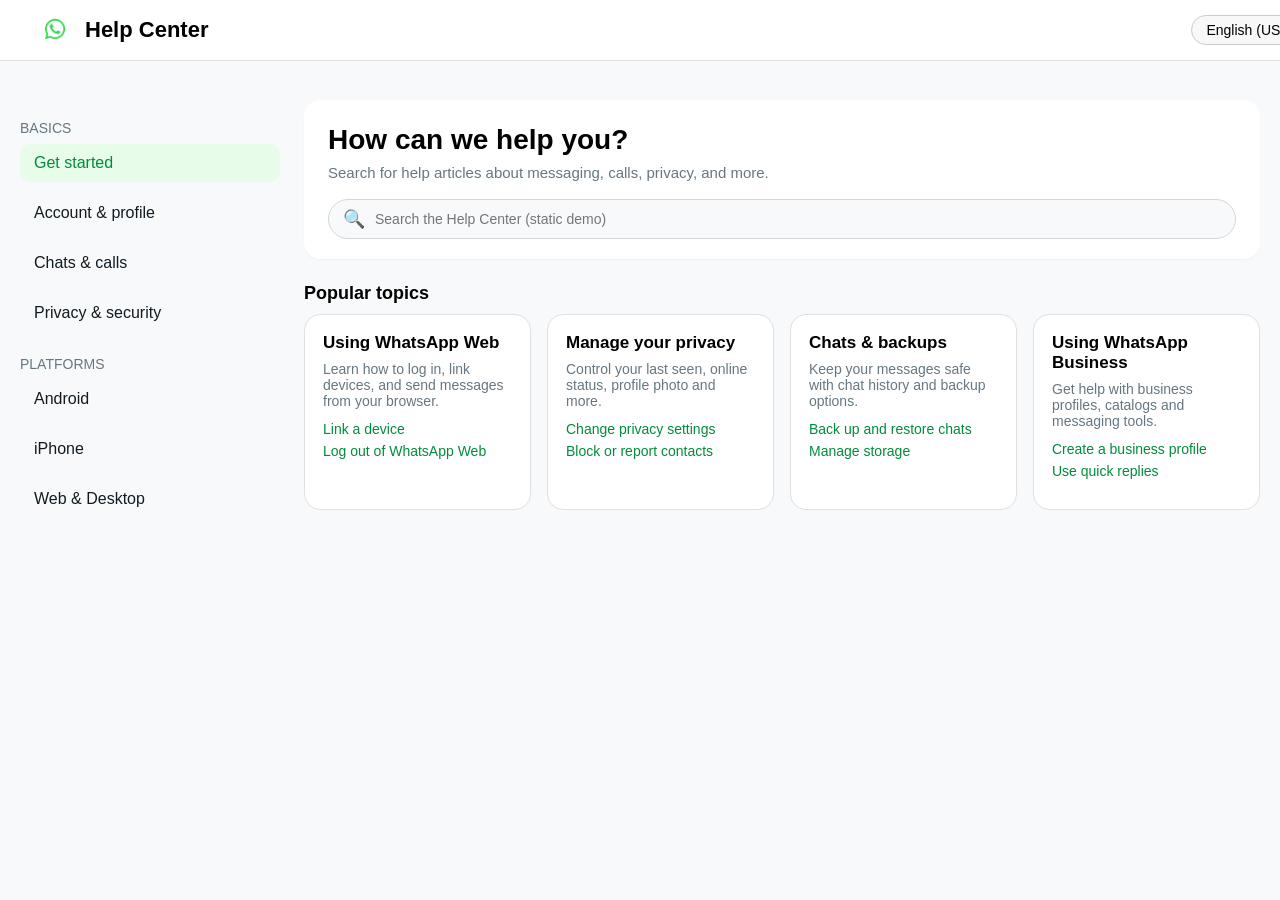
<file: HelpCenter.html>
<!DOCTYPE html>
<html>

<head>
    <meta charset="UTF-8">
    <meta name="viewport" content="width=device-width, initial-scale=1.0">
    <title>WhatsApp Help Center</title>
    <link rel="stylesheet" href="style.css">
    <script src="script.js"></script>
    <style>
        body {
            margin: 0;
            font-family: Arial, sans-serif;
            background-color: #f8f9fa;
        }

        /* Top bar (like real Help Center) */
        .head {
            height: 60px;
            width: 100%;
            display: flex;
            align-items: center;
            padding: 0 20px;
            position: fixed;
            top: 0;
            left: 0;
            z-index: 1000;
            background-color: white;
            border-bottom: 1px solid #e0e0e0;
            transition: background-color 0.3s ease;
        }

        .head img {
            width: 40px;
            height: 40px;
        }

        .head a {
            text-decoration: none;
            color: black;
        }

        #t {
            font-size: 22px;
            margin: 0 0 0 10px;
            height: fit-content;
            width: fit-content;
        }

        #eng {
            margin-left: auto;
            padding: 6px 14px;
            font-size: 14px;
            border-radius: 18px;
            border: 1px solid #ccc;
            background-color: rgba(128, 128, 128, 0.06);
            cursor: pointer;
        }

        /* Layout */
        .help-layout {
            display: flex;
            margin-top: 80px;
            padding: 20px;
            gap: 24px;
        }

        /* Left sidebar */
        .left_help {
            width: 260px;
        }

        .help_a {
            text-decoration: none;
            color: #111b21;
        }

        .help_p {
            margin: 0 0 12px 0;
            padding: 10px 14px;
            border-radius: 10px;
            font-size: 16px;
        }

        .help_p.active,
        .help_p:hover {
            background-color: #e7fce9;
            color: #008c3b;
        }

        .help_section_title {
            font-size: 14px;
            text-transform: uppercase;
            color: #667781;
            margin: 20px 0 8px;
        }

        /* Main content */
        .main_help {
            flex: 1;
        }

        .help_hero {
            background-color: white;
            border-radius: 16px;
            padding: 24px 24px 20px;
            box-shadow: 0 1px 2px rgba(0, 0, 0, 0.04);
            margin-bottom: 24px;
        }

        .help_hero h1 {
            margin: 0 0 8px;
            font-size: 28px;
        }

        .help_hero p {
            margin: 0 0 18px;
            color: #667781;
            font-size: 15px;
        }

        .help_search {
            display: flex;
            align-items: center;
            gap: 8px;
            border-radius: 999px;
            border: 1px solid #d1d7db;
            padding: 8px 14px;
            background-color: #f8f9fa;
        }

        .help_search input {
            border: none;
            outline: none;
            background: transparent;
            flex: 1;
            font-size: 14px;
        }

        .help_search span {
            font-size: 18px;
            color: #667781;
        }

        .help_grid {
            display: grid;
            grid-template-columns: repeat(auto-fit, minmax(220px, 1fr));
            gap: 16px;
            margin-top: 10px;
        }

        .help_card {
            background-color: white;
            border-radius: 16px;
            padding: 18px 18px 14px;
            border: 1px solid #e0e0e0;
        }

        .help_card h3 {
            margin: 0 0 8px;
            font-size: 17px;
        }

        .help_card p {
            margin: 0;
            font-size: 14px;
            color: #667781;
        }

        .help_links {
            margin-top: 12px;
            list-style: none;
            padding-left: 0;
        }

        .help_links li {
            margin-bottom: 6px;
            font-size: 14px;
        }

        .help_links a {
            color: #008c3b;
            text-decoration: none;
        }

        .help_links a:hover {
            text-decoration: underline;
        }

        /* Simple responsive layout */
        @media (max-width: 768px) {
            .help-layout {
                flex-direction: column;
                padding: 16px;
            }

            .left_help {
                width: 100%;
                display: flex;
                gap: 10px;
                overflow-x: auto;
            }

            .help_section_title {
                display: none;
            }

            .help_p {
                white-space: nowrap;
            }

            .help_hero h1 {
                font-size: 22px;
            }
        }
    </style>
</head>

<body>
    <div class="head">
        <a href="index.html"><img src="WhatsApp.jpg" alt="WhatsApp Logo"></a>
        <a href="index.html">
            <p id="t"><b>Help Center</b></p>
        </a>
        <button id="eng">English (US)</button>
    </div>

    <div class="help-layout scroll-animate">
        <aside class="left_help">
            <div>
                <p class="help_section_title">BASICS</p>
                <a href="#" class="help_a">
                    <p class="help_p active">Get started</p>
                </a>
                <a href="#" class="help_a">
                    <p class="help_p">Account &amp; profile</p>
                </a>
                <a href="#" class="help_a">
                    <p class="help_p">Chats &amp; calls</p>
                </a>
                <a href="#" class="help_a">
                    <p class="help_p">Privacy &amp; security</p>
                </a>
            </div>

            <div style="margin-top: 24px;">
                <p class="help_section_title">PLATFORMS</p>
                <a href="#" class="help_a">
                    <p class="help_p">Android</p>
                </a>
                <a href="#" class="help_a">
                    <p class="help_p">iPhone</p>
                </a>
                <a href="#" class="help_a">
                    <p class="help_p">Web &amp; Desktop</p>
                </a>
            </div>
        </aside>

        <main class="main_help">
            <section class="help_hero">
                <h1>How can we help you?</h1>
                <p>Search for help articles about messaging, calls, privacy, and more.</p>
                <div class="help_search">
                    <span>🔍</span>
                    <input type="text" placeholder="Search the Help Center (static demo)" />
                </div>
            </section>

            <section>
                <h2 style="font-size: 18px; margin: 0 0 10px;">Popular topics</h2>
                <div class="help_grid">
                    <div class="help_card">
                        <h3>Using WhatsApp Web</h3>
                        <p>Learn how to log in, link devices, and send messages from your browser.</p>
                        <ul class="help_links">
                            <li><a href="#">Link a device</a></li>
                            <li><a href="#">Log out of WhatsApp Web</a></li>
                        </ul>
                    </div>
                    <div class="help_card">
                        <h3>Manage your privacy</h3>
                        <p>Control your last seen, online status, profile photo and more.</p>
                        <ul class="help_links">
                            <li><a href="#">Change privacy settings</a></li>
                            <li><a href="#">Block or report contacts</a></li>
                        </ul>
                    </div>
                    <div class="help_card">
                        <h3>Chats &amp; backups</h3>
                        <p>Keep your messages safe with chat history and backup options.</p>
                        <ul class="help_links">
                            <li><a href="#">Back up and restore chats</a></li>
                            <li><a href="#">Manage storage</a></li>
                        </ul>
                    </div>
                    <div class="help_card">
                        <h3>Using WhatsApp Business</h3>
                        <p>Get help with business profiles, catalogs and messaging tools.</p>
                        <ul class="help_links">
                            <li><a href="#">Create a business profile</a></li>
                            <li><a href="#">Use quick replies</a></li>
                        </ul>
                    </div>
                </div>
            </section>
        </main>
    </div>
</body>

</html>
</file>
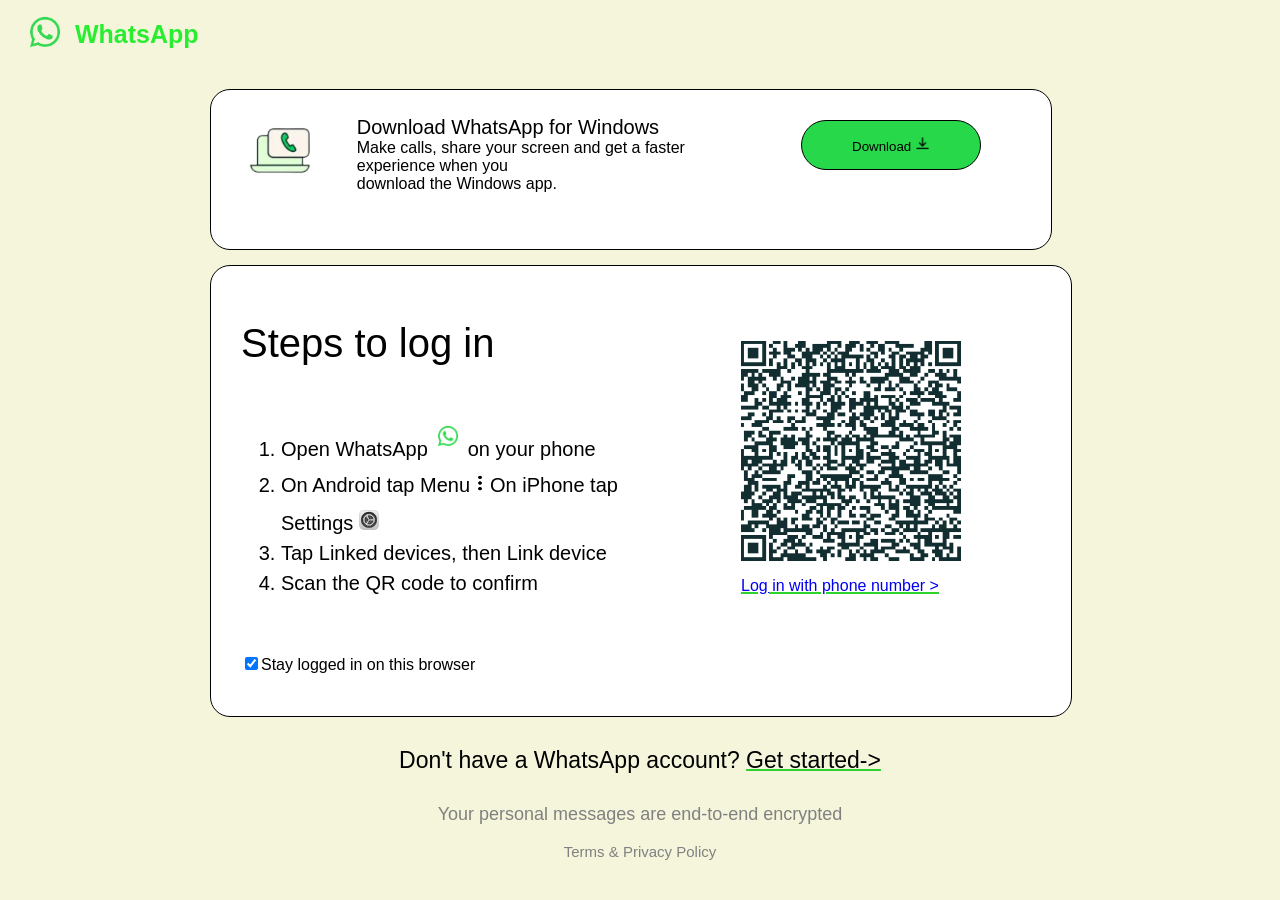
<file: LogIn.html>
<html>

<head>
    <meta charset="UTF-8">
    <meta name="viewport" content="width=device-width, initial-scale=1.0">
    <title>WhatsApp Login</title>
    <style>
        body {
            margin: 0;
            font-family: Arial, sans-serif;
            background-color: beige;
        }

        .login-header {
            display: flex;
        }

        .login-banner,
        .login-main {
            margin: 20px 210px 15px;
            background-color: white;
            display: flex;
            padding: 10px 20px 40px;
            gap: 30px;
            border: 1px solid black;
            border-radius: 20px;
            width: 800px;
        }

        .login-main {
            margin: 10px 210px;
            padding: 15px 30px;
            height: 420px;
        }

        @media (max-width: 768px) {
            .login-banner,
            .login-main {
                width: calc(100% - 40px);
                margin: 20px auto 10px !important;
                padding: 16px;
                height: auto;
                flex-direction: column;
                align-items: center;
                text-align: center;
            }

            .login-main ol {
                text-align: left;
            }

            .login-main img {
                margin: 0;
            }

            p {
                word-wrap: break-word;
            }
        }
    </style>
</head>

<body bgcolor="beige">
    <div class="login-header" style="display:flex">
        <a href="index.html" style="text-decoration: none;"><img src="WhatsApp.jpg" style="margin: 2px 0px 0 15px;
    width: 60px;
    height: 60px;"></a>
        <a href="index.html" style="text-decoration: none;"><p id="t" style="font-size:25px;color:rgb(41, 237, 48);width:fit-content;height:fit-content;margin:20px 0;">
            <b>WhatsApp</b>
        </p></a>
    </div>
    <div class="login-banner">
        <img src="call.png" style="margin-top:20px;
    width: 110px;
    height: 60px;">
        <p><span style="font-size:20px;margin-top:0;width:fit-content">Download WhatsApp for Windows<br></span>Make calls, share your screen and get a faster experience when you<br> download the Windows app.</p>
        <a href="https://web.whatsapp.com/desktop/windows/release/x64/WhatsAppSetup.exe"><button
            style="background-color: rgb(40, 216, 75);border-radius:50px;height:fit-content;width:180px;padding: 15px 30px;margin:20px 50px;border:1px solid black;">Download
            <img src="down.jpg" height="15px" width="15px" /></button></a>
    </div>
    <div class="login-main">
        <div>
            <p style="font-size:40px;">Steps to log in</p>
            <ol style="line-height: 30px;font-size: 20px;">
                <li>Open WhatsApp<img src="WhatsApp.jpg" style="margin:10px 0 0 0;
    width: 40px;
    height: 40px;">on your phone</li>
                <li>On Android tap Menu<img src="menu.png" style="margin:10px 0 0 0;
    width: 20px;
    height: 18px;">On iPhone tap Settings <img src="set.png" style="margin:10px 0 0 0;
    width: 20px;
    height: 20px;"></li>
                <li>Tap Linked devices, then Link device</li>
                <li>Scan the QR code to confirm</li>
            </ol>
            <br><br>
            <input type="checkbox" checked>Stay logged in on this browser
        </div>
        <div style="padding:60px 80px;">
            <img src="My_QR.jpeg" height=220px;width=220px><br>
            <a href="Login2.html"><p style="text-decoration:underline 2px rgb(46, 210, 46);">Log in with phone number ></p></a>

        </div>
    </div>
    <p style="margin:30px 250px;text-align: center;font-size: 23px;">Don't have a WhatsApp account? <span
            style="text-decoration:underline 2px rgb(46, 210, 46);">Get started-></span></p>
    <p style="color:gray;font-size: 18px;text-align: center;">Your personal messages are end-to-end encrypted</p>
    <p style="color:gray;font-size: 15px;text-align: center;">Terms & Privacy Policy</p>
</body>

</html>
</file>
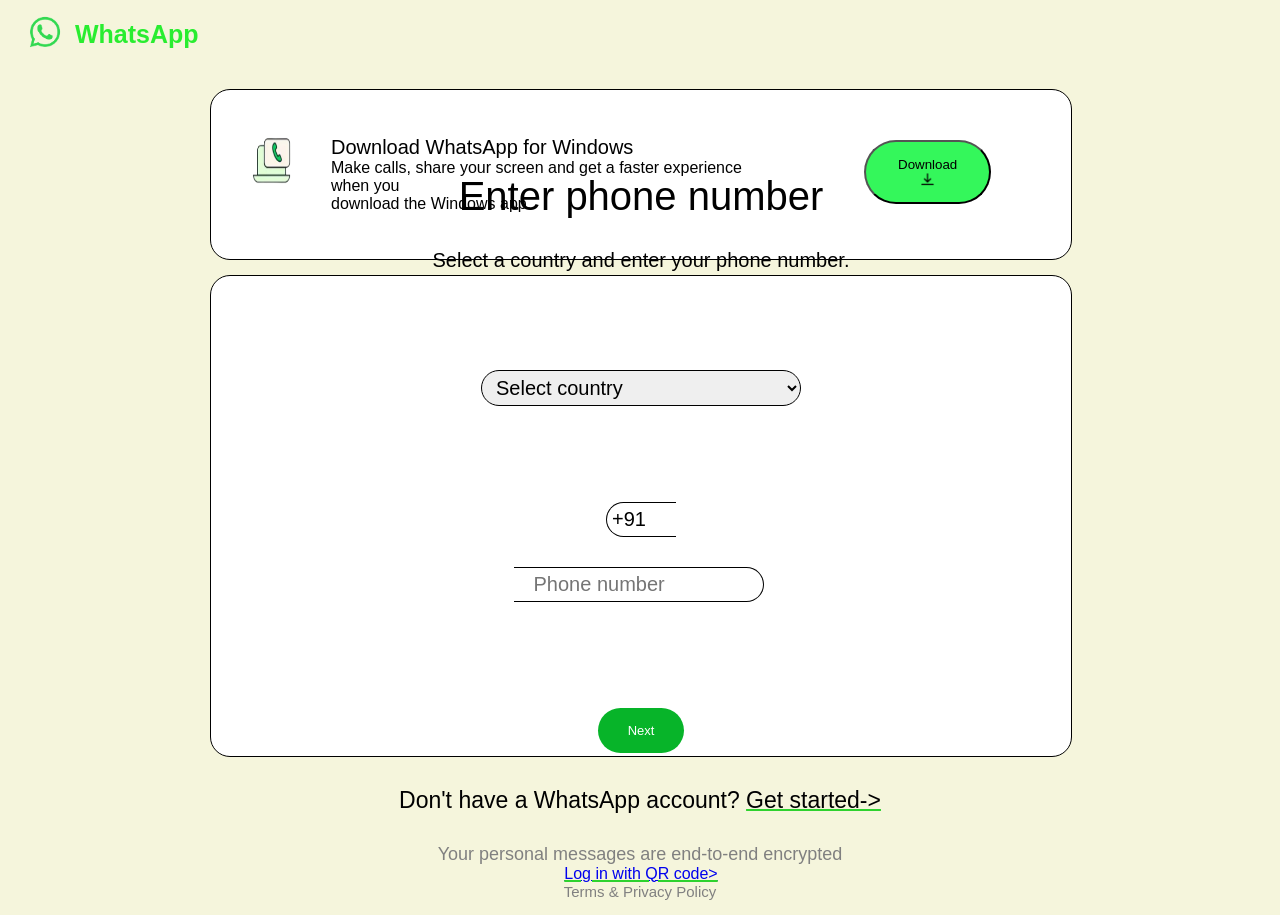
<file: Login2.html>
<html>

<head>
    <meta charset="UTF-8">
    <meta name="viewport" content="width=device-width, initial-scale=1.0">
    <title>WhatsApp Login with Mobile</title>
    <style>
        body {
            margin: 0;
            font-family: Arial, sans-serif;
            background-color: beige;
        }

        .login-header {
            display: flex;
        }

        .login-banner,
        .login-main {
            margin: 20px 210px 15px;
            background-color: white;
            display: flex;
            padding: 30px;
            gap: 30px;
            border: 1px solid black;
            border-radius: 20px;
            width: 800px;
        }

        .login-main {
            margin: 10px 210px;
            text-align: center;
            height: 420px;
            flex-direction: column;
            align-items: center;
            justify-content: center;
        }

        @media (max-width: 768px) {
            .login-banner,
            .login-main {
                width: calc(100% - 40px);
                margin: 20px auto 10px !important;
                padding: 16px;
                height: auto;
                flex-direction: column;
                align-items: center;
                text-align: center;
            }

            p {
                word-wrap: break-word;
            }

            select,
            input,
            button {
                max-width: 100%;
            }
        }
    </style>
</head>

<body bgcolor="beige">
    <div class="login-header" style="display:flex">
        <a href="index.html" style="text-decoration: none;"><img src="WhatsApp.jpg" style="margin: 2px 0px 0 15px;
    width: 60px;
    height: 60px;"></a>
        <a href="index.html" style="text-decoration: none;"><p id="t" style="font-size:25px;color:rgb(41, 237, 48);width:fit-content;height:fit-content;margin:20px 0;">
            <b>WhatsApp</b>
        </p></a>
    </div>
    <div class="login-banner">
        <img src="call.png" style="margin:10px 0 0 0;
    width: 60px;
    height: 60px;">
        <p><span style="font-size:20px;">Download WhatsApp for Windows<br></span>Make calls, share your screen and get a
            faster experience when
            you<br> download the Windows app.</p>
        <a href="https://web.whatsapp.com/desktop/windows/release/x64/WhatsAppSetup.exe"><button
            style="background-color: rgb(52, 247, 91);border-radius:50px;height:fit-content;width:fit-content;padding: 15px 30px;margin:20px 50px;">Download
            <img src="down.jpg" height="15px" width="15px" /></button></a>
    </div>
    <div class="login-main">
        <p style="font-size: 40px;">Enter phone number</p>
        <p style="font-size: 20px;margin-top: -40px;">Select a country and enter your phone number.</p><br>
        <select id="country" onchange="updateCode()"
            style="font-size:20px;padding:5px 10px;border-radius: 30px;width:320px;height:45px;border:1px solid black;">
            <option value="">Select country</option>
            <option value="+91">India</option>
            <option value="+1">USA</option>
            <option value="+44">UK</option>
            <option value="+1">Canada</option>
            <option value="+61">Australia</option>
        </select>
        <br><br>

        <input id="code" readonly value="+91"
            style="font-size:20px;padding:5px 5px;width:70px;height:45px;border-radius: 30px 0 0 30px;border:1px solid black;border-right: none;">

        <input id="phone" type="text" placeholder="Phone number"
            style="font-size:20px;padding:5px 20px;width:250px;height:45px;border-radius: 0 30px  30px 0;border:1px solid black;border-left: none;margin-left:-5px;">

        <br><br>
        <button onclick="goToOTP()"
            style="background-color: rgb(7, 180, 41);border-radius:50px;height:fit-content;width:fit-content;padding: 15px 30px;margin-top:10px;font-size:13px;color:white;border:0;">Next</button><br><br>
        <a href="LogIn.html">
            <p style="text-decoration:underline 2px rgb(46, 210, 46);">Log in with QR code></p>
        </a>
    </div>
    <p style="margin:30px 250px;text-align: center;font-size: 23px;">Don't have a WhatsApp account? <span
            style="text-decoration:underline 2px rgb(46, 210, 46);">Get started-></span></p>
    <p style="color:gray;font-size: 18px;text-align: center;">Your personal messages are end-to-end encrypted</p>
    <p style="color:gray;font-size: 15px;text-align: center;">Terms & Privacy Policy</p>

    <script>
        function updateCode() {
            const country = document.getElementById("country");
            document.getElementById("code").value = country.value;
        }

        function goToOTP() {
            const code = document.getElementById("code").value;
            const phone = document.getElementById("phone").value;

            if (!code || !phone) {
                alert("Please enter valid phone number");
                return;
            }

            // Save for OTP page (demo purpose)
            sessionStorage.setItem("fullNumber", code + phone);

            // Redirect to OTP page
            window.location.href = "otp.html";
        }
    </script>

</body>

</html>
</file>
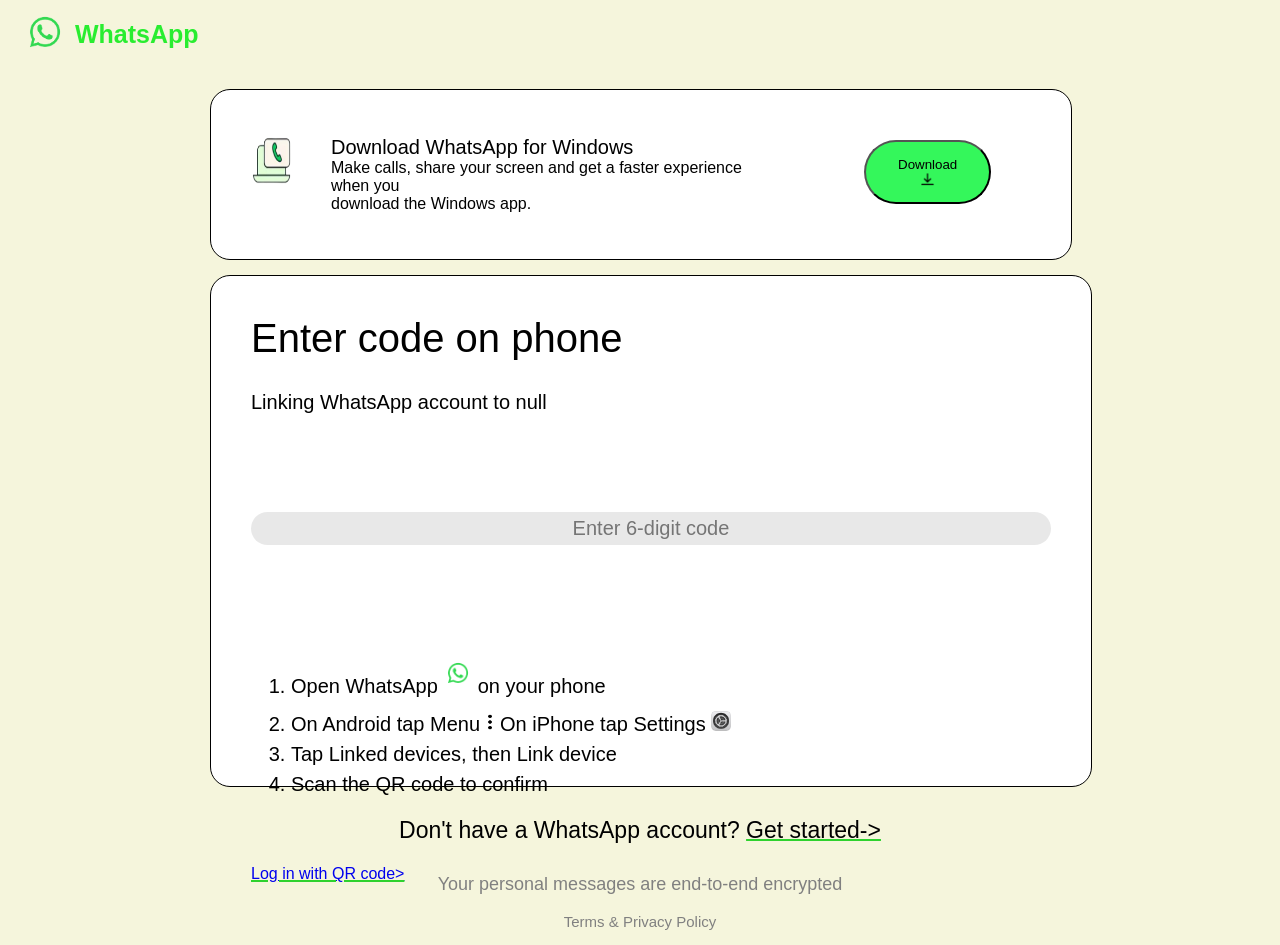
<file: otp.html>
<html>
<head>
    <meta charset="UTF-8">
    <meta name="viewport" content="width=device-width, initial-scale=1.0">
    <title>WhatsApp OTP</title>
    <style>
        body {
            margin: 0;
            font-family: Arial, sans-serif;
            background-color: beige;
        }

        .login-header {
            display: flex;
        }

        .login-banner,
        .login-main {
            margin: 20px 210px 15px;
            background-color: white;
            display: flex;
            padding: 30px;
            gap: 30px;
            border: 1px solid black;
            border-radius: 20px;
            width: 800px;
        }

        .login-main {
            margin: 10px 210px;
            flex-direction: column;
            height: 450px;
        }

        @media (max-width: 768px) {
            .login-banner,
            .login-main {
                width: calc(100% - 40px);
                margin: 20px auto 10px !important;
                padding: 16px;
                height: auto;
                flex-direction: column;
                align-items: center;
                text-align: center;
            }

            .login-main ol {
                text-align: left;
            }

            input {
                width: 100% !important;
            }
        }
    </style>
</head>

<body bgcolor="beige">
    <div class="login-header" style="display:flex">
        <img src="WhatsApp.jpg" style="margin: 2px 0px 0 15px;
    width: 60px;
    height: 60px;">
        <p id="t" style="font-size:25px;color:rgb(41, 237, 48);width:fit-content;height:fit-content;margin:20px 0;">
            <b>WhatsApp</b>
        </p>
    </div>
    <div class="login-banner">
        <img src="call.png" style="margin:10px 0 0 0;
    width: 60px;
    height: 60px;">
        <p><span style="font-size:20px;">Download WhatsApp for Windows<br></span>Make calls, share your screen and get a
            faster experience when
            you<br> download the Windows app.</p>
        <a href="https://web.whatsapp.com/desktop/windows/release/x64/WhatsAppSetup.exe"><button
            style="background-color: rgb(52, 247, 91);border-radius:50px;height:fit-content;width:fit-content;padding: 15px 30px;margin:20px 50px;">Download
            <img src="down.jpg" height="15px" width="15px" /></button></a>
    </div>
    <div class="login-main"
        style="margin:10px 210px;background-color: white;padding:30px 40px;border:1px solid black;border-radius:20px;width:800px;height:450px;">
        <p style="font-size: 40px;margin-top: 10px;">Enter code on phone</p>
        <p id="number" style="font-size: 20px;margin-top: -40px;"></p><br>
       
<input placeholder="Enter 6-digit code" style="font-size:20px;padding:5px 20px;width:800px;height:100px;border-radius: 30px;border:none;border-radius:30px;background-color: rgba(128, 128, 128, 0.185);text-align: center;">
        
        <br>
            <ol style="line-height: 30px;font-size: 20px;">
                <li>Open WhatsApp<img src="WhatsApp.jpg" style="margin:10px 0 0 0;
    width: 40px;
    height: 40px;">on your phone</li>
                <li>On Android tap Menu<img src="menu.png" style="margin:10px 0 0 0;
    width: 20px;
    height: 18px;">On iPhone tap Settings <img src="set.png" style="margin:10px 0 0 0;
    width: 20px;
    height: 20px;"></li>
                <li>Tap Linked devices, then Link device</li>
                <li>Scan the QR code to confirm</li>
            </ol>
        <a href="LogIn.html">
            <p style="text-decoration:underline 2px rgb(46, 210, 46);">Log in with QR code></p>
        </a>
    </div>
    <p style="margin:30px 250px;text-align: center;font-size: 23px;">Don't have a WhatsApp account? <span
            style="text-decoration:underline 2px rgb(46, 210, 46);">Get started-></span></p>
    <p style="color:gray;font-size: 18px;text-align: center;">Your personal messages are end-to-end encrypted</p>
    <p style="color:gray;font-size: 15px;text-align: center;">Terms & Privacy Policy</p>

    <script>
document.getElementById("number").innerText ="Linking WhatsApp account to " +
    sessionStorage.getItem("fullNumber");
</script>
</body>

</html>
</file>
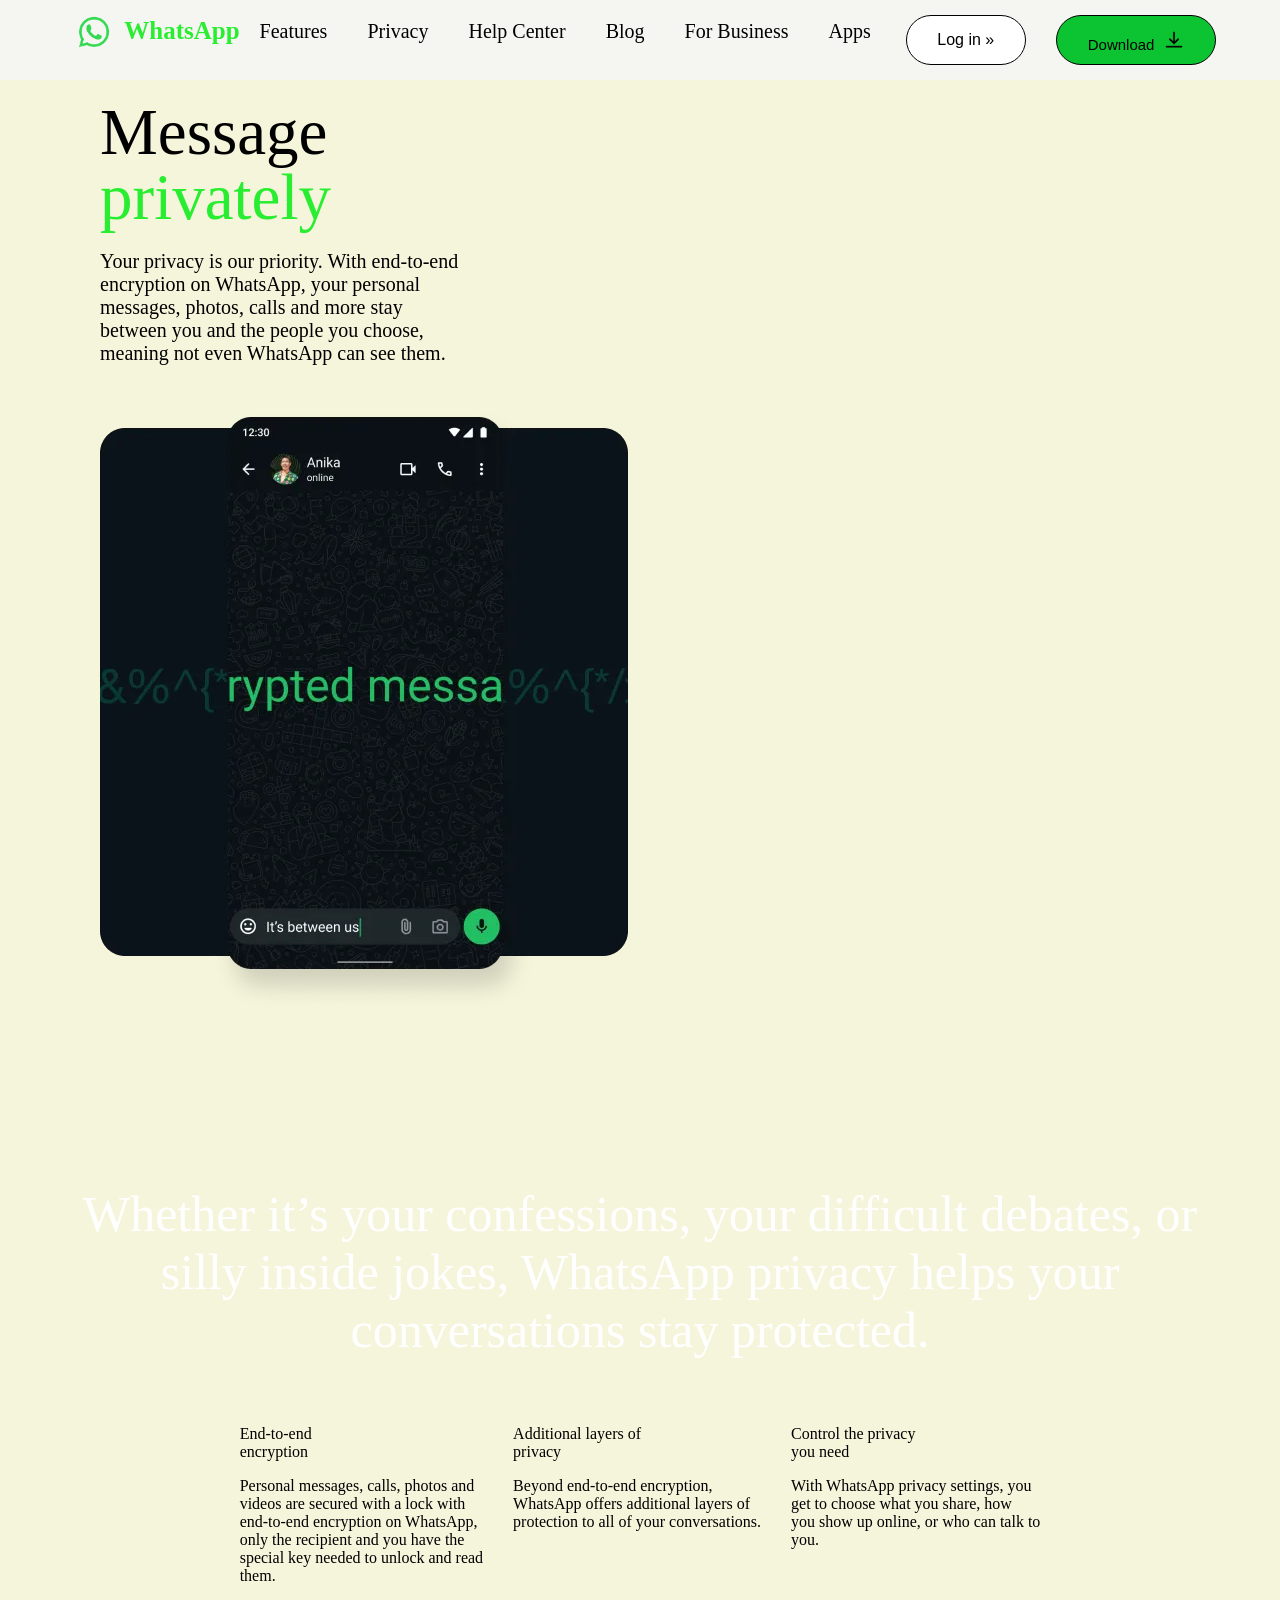
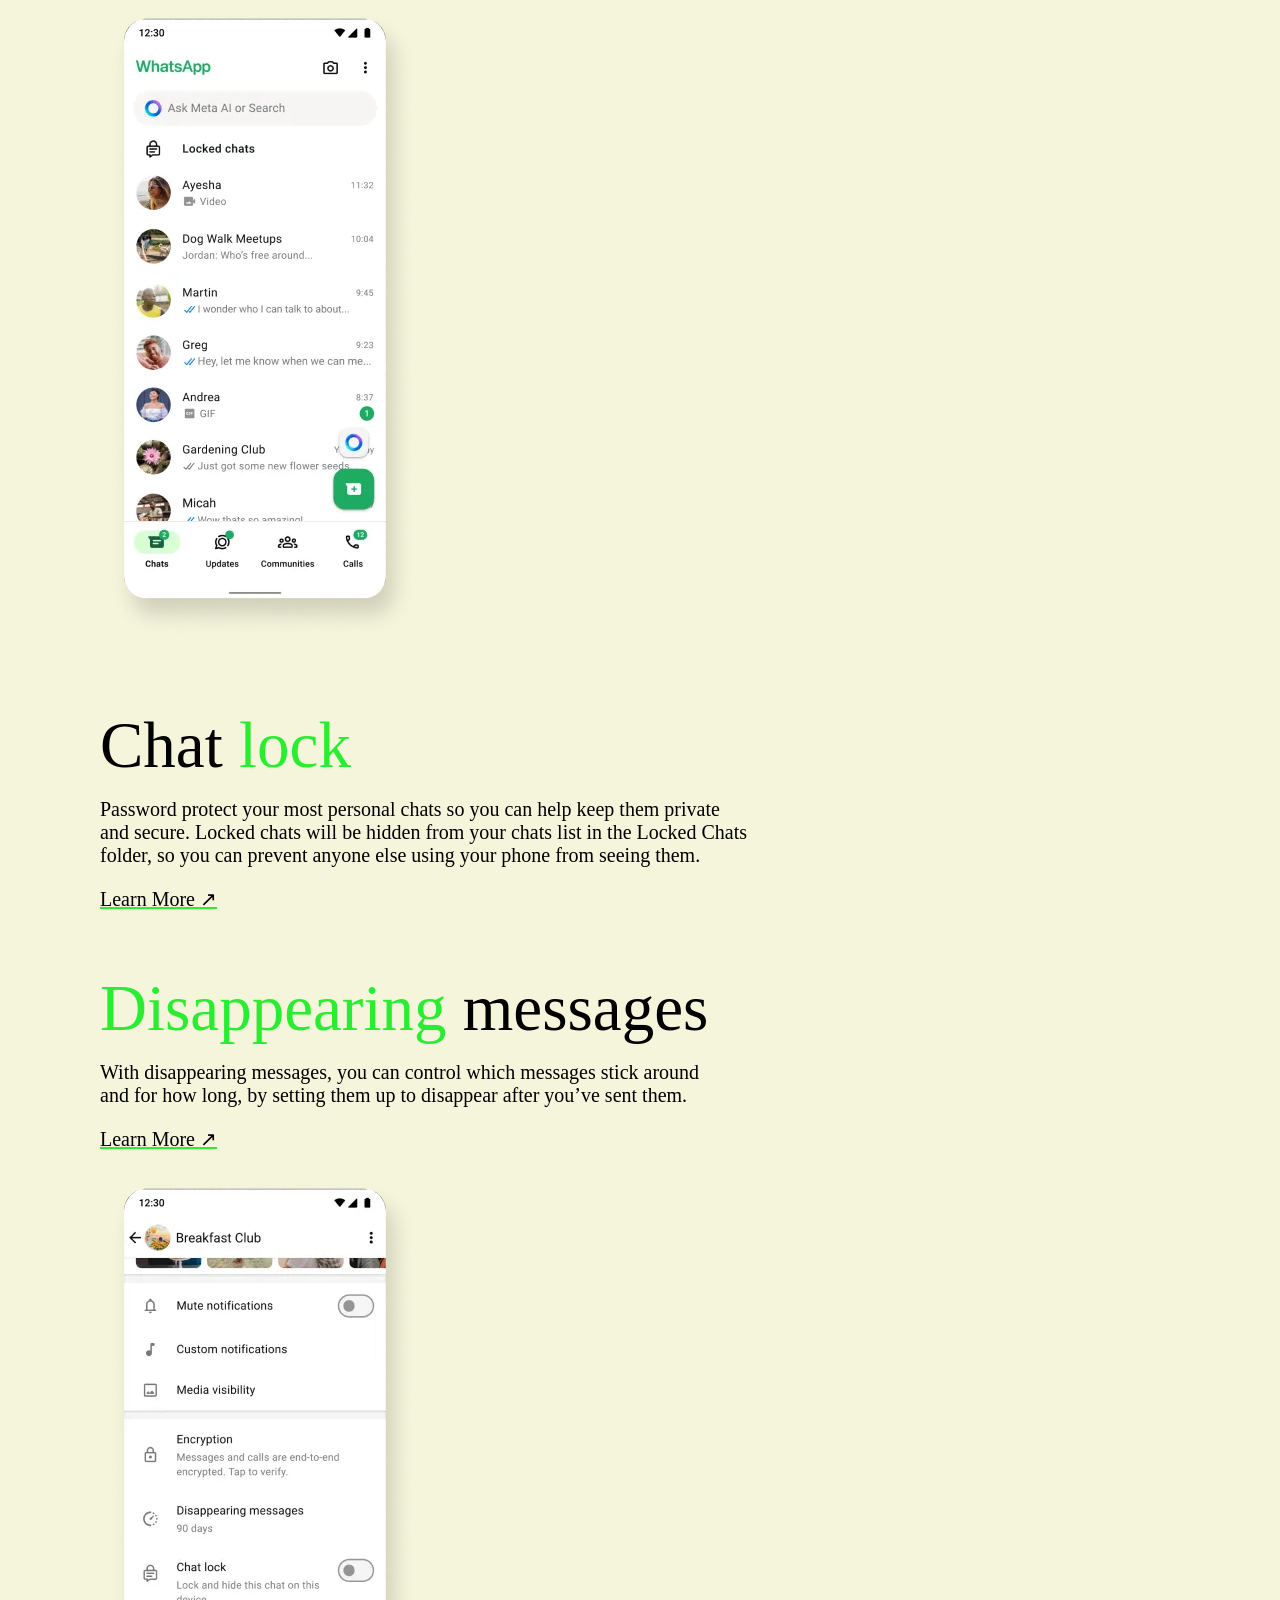
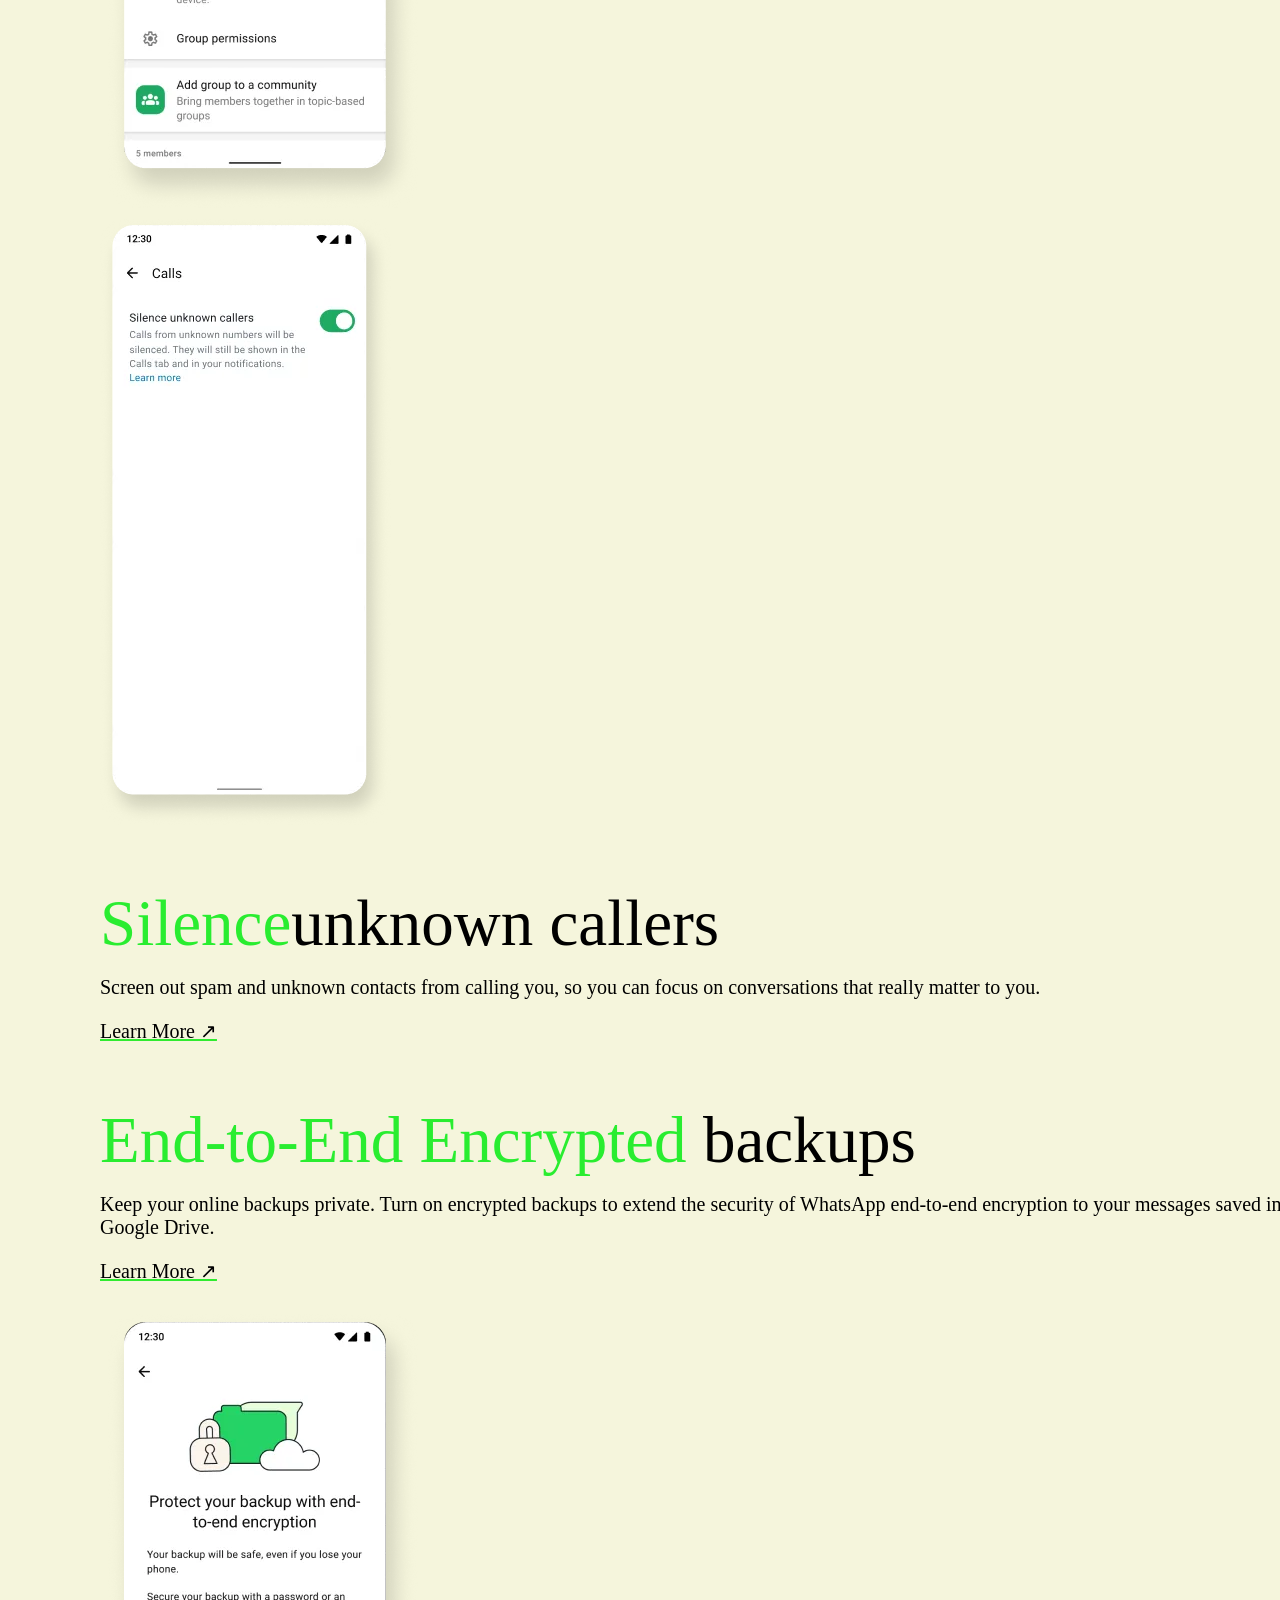
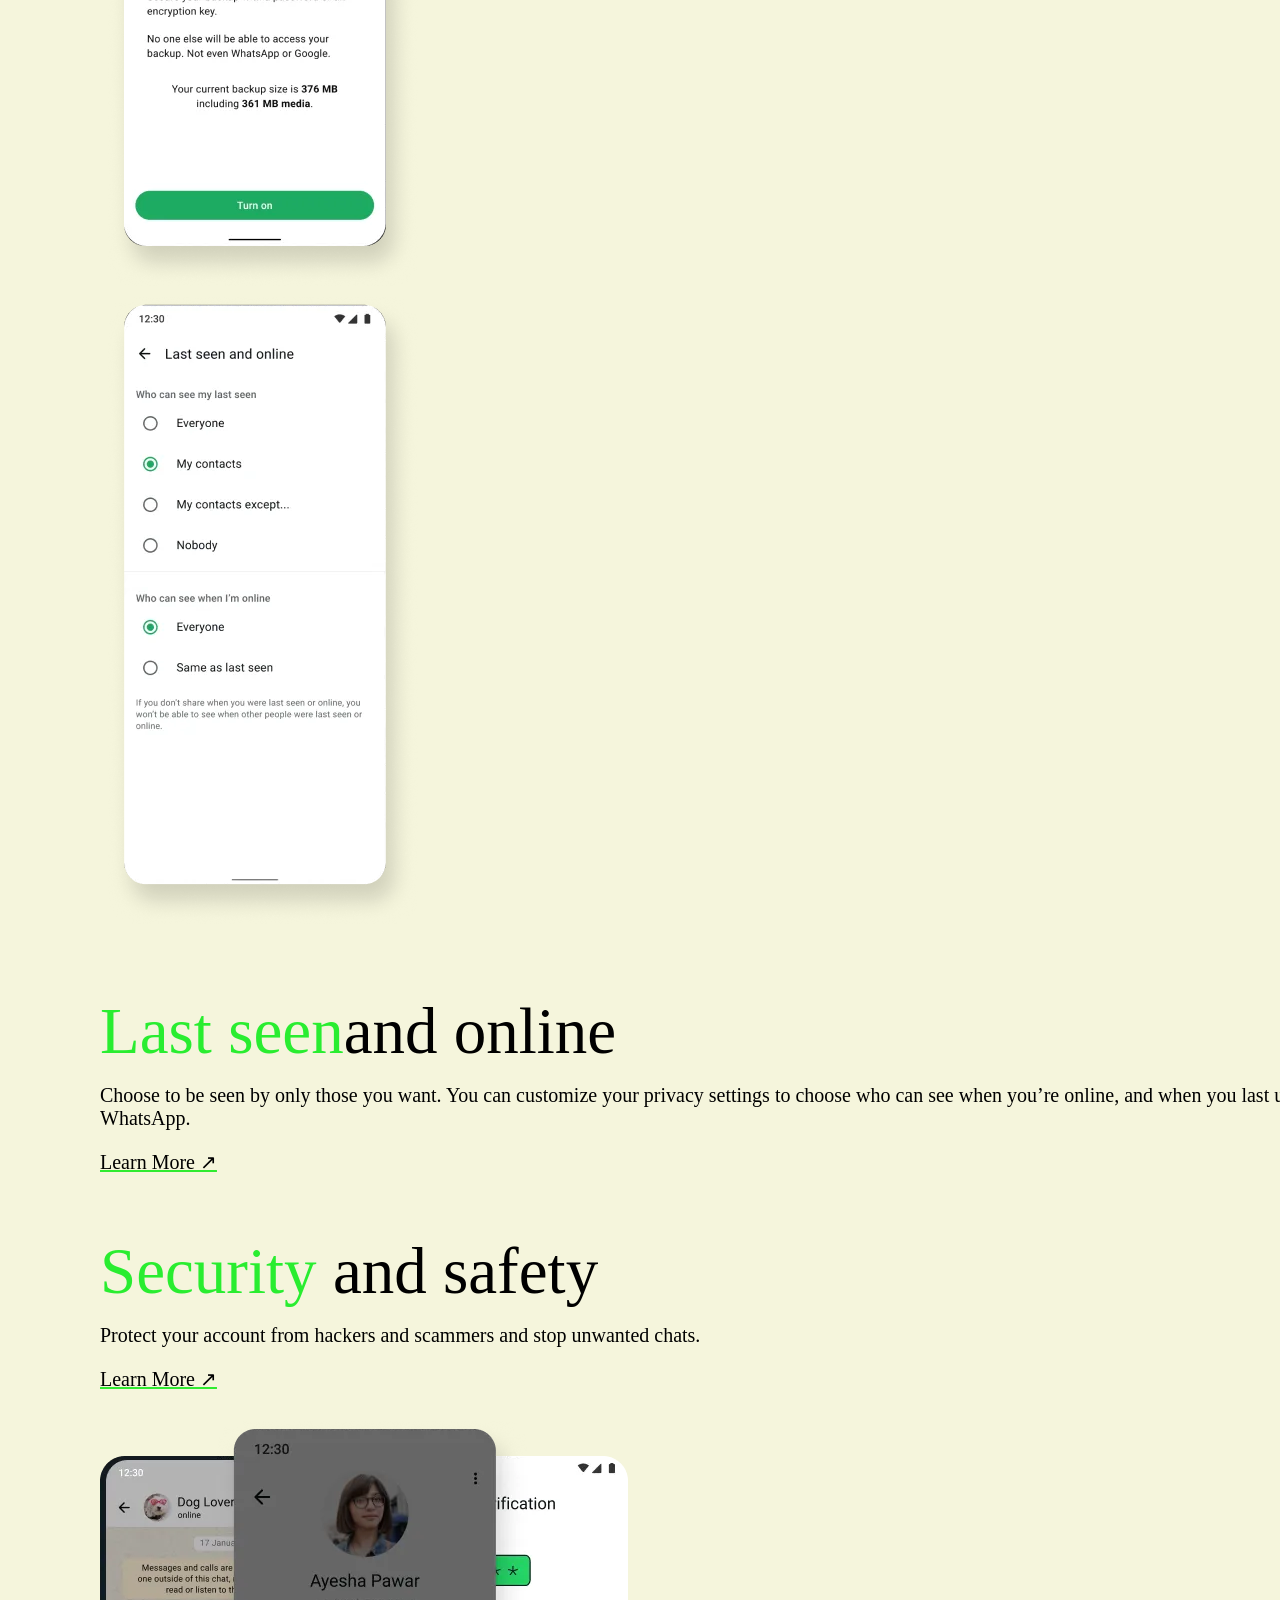
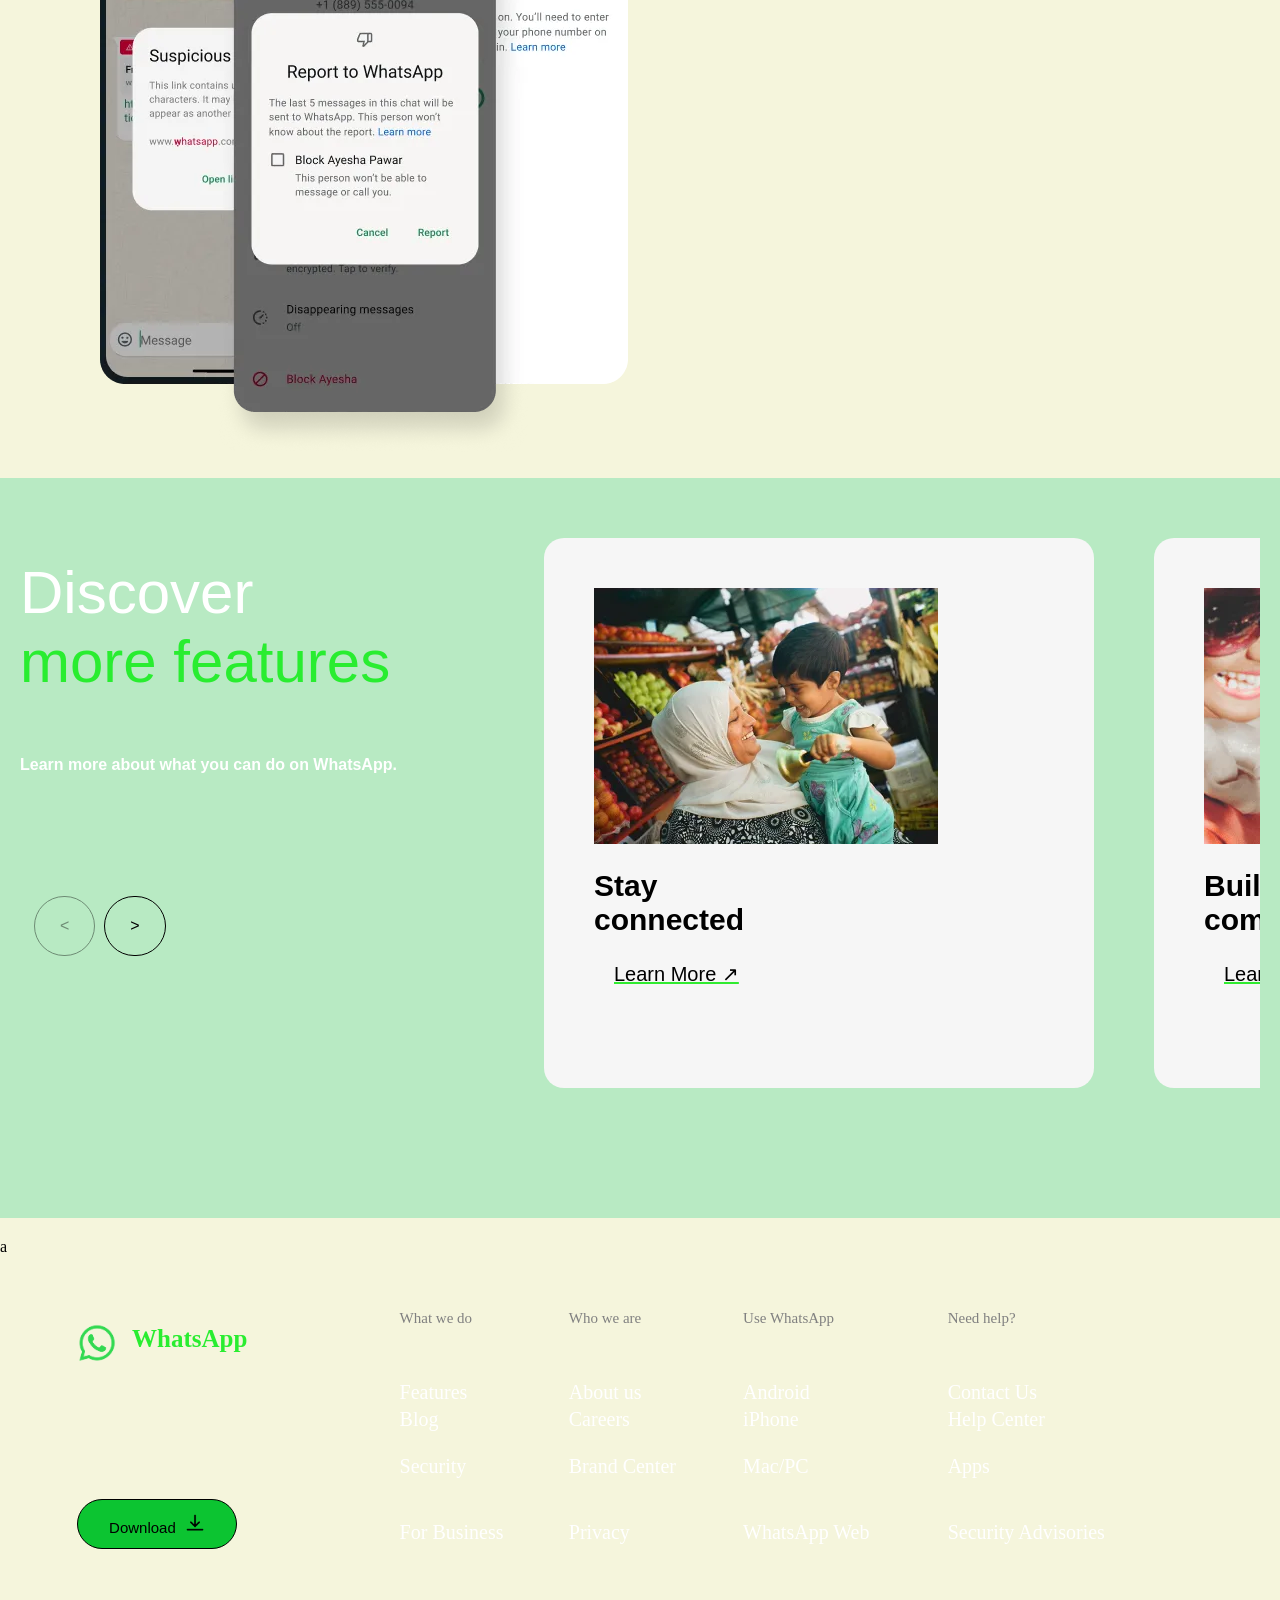
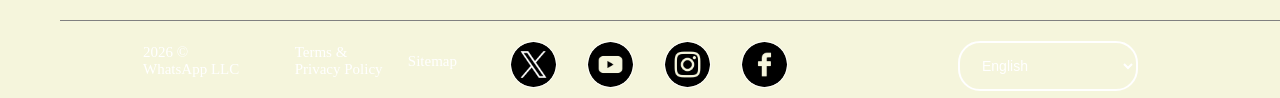
<file: Privacy.html>
<html>

<head>
    <meta charset="UTF-8">
    <meta name="viewport" content="width=device-width, initial-scale=1.0">
    <title>WhatsApp Privacy</title>
    <script src="script.js"></script>
    <link rel="stylesheet" href="Privacy_style.css">
</head>
<body>
    <div class="head">
        <a href="index.html"><img src="WhatsApp.jpg" alt="WhatsApp Logo"></a>
        <a href="index.html" style="text-decoration: none;">
            <p id="t" style="color:rgb(41, 237, 48);"><b>WhatsApp</b></p>
        </a>
        <a href="Features.html">
            <p id="t1">Features</p>
        </a>
        <a href="Privacy.html">
            <p id="t2">Privacy</p>
        </a>
        <a href="HelpCenter.html">
            <p id="t3">Help Center</p>
        </a>
        <a href="Blog.html">
            <p id="t4">Blog</p>
        </a>
        <a href="ForBusiness.html">
            <p id="t5">For Business</p>
        </a>
        <a href="Apps.html">
            <p id="t6">Apps</p>
        </a>
        <a href="LogIn.html"><button class="log">Log in &raquo;</button></a>
        <a href="https://web.whatsapp.com/desktop/windows/release/x64/WhatsAppSetup.exe"><button class="down1">Download
                <img id="down_img" src="down.jpg" alt="Download Icon" /></button></a>
    </div>
    <div class="container scroll-animate" style="margin-top: 100px;">
        <div class="containerP scroll-animate">
            <p class="msg">Message <br><span style="color:rgb(41, 237, 48)">privately</span></p>
            <p class="msg1">Your privacy is our priority. With end-to-end<br> encryption on WhatsApp,
                your personal<br> messages, photos, calls and more stay<br> between you and the people you choose,<br>
                meaning not
                even WhatsApp can see them.</p>
        </div>
        <div class="containerI delay-3">
            <img src="head7_img.webp" id="head7_img">
        </div>
    </div>
    <div id="top" class="scroll-animate" style="margin-top:100px;display: flex;gap:30px;justify-content: center;">
        <p style="font-size: 50px;text-align: center;color:white">Whether it’s your confessions, your difficult debates,
            or <br>silly inside jokes, WhatsApp privacy
            helps your <br>conversations stay protected.</p>
    </div>
    <div id="bottom" class="scroll-animate" style="display: flex;gap:30px;justify-content: center;">
        <div class="box delay-3">
            <p class="box_p1">End-to-end <br>encryption</p>
            <p class="box_p2">Personal messages, calls, photos and <br>videos are secured with a lock with
                <br>end-to-end
                encryption on WhatsApp, <br>only the recipient and you have the <br>special key needed to unlock and
                read<br> them.
            </p>
        </div>
        <div class="box delay-3">
            <p class="box_p1">Additional layers of<br> privacy</p>
            <p class="box_p2">Beyond end-to-end encryption,<br> WhatsApp offers additional layers of<br> protection to all of
                your conversations.
            </p>
        </div>
        <div class="box delay-3">
            <p class="box_p1">Control the privacy<br> you need</p>
            <p class="box_p2">With WhatsApp privacy settings, you<br> get to choose what you share, how<br> you show up online,
                or who can talk to<br> you. </p>
        </div>
    </div>

    <div class="container scroll-animate">
        <div class="containerI scroll-animate">
            <img src="pri1.png" id="pri1">
        </div>
        <div class="containerP delay-3">
            <p class="msg">Chat<span style="color:rgb(41, 237, 48)"> lock</span></p>
            <p class="msg1">Password protect your most personal chats so you can help keep them private<br> and secure.
                Locked chats will be hidden from your chats list in the Locked Chats<br> folder, so you can prevent
                anyone
                else using your phone from seeing them.</p>
            <p class="learn">Learn More ↗</p>
        </div>
    </div>
    <div class="container scroll-animate">
        <div class="containerP delay-3">
            <p class="msg"><span style="color:rgb(41, 237, 48)">Disappearing</span> messages</p>
            <p class="msg1">With disappearing messages, you can control which messages stick around<br> and for how
                long, by
                setting them up to disappear after you’ve sent them.</p>
            <p class="learn">Learn More ↗</p>
        </div>
        <div class="containerI scroll-animate">
            <img src="pri2.png" id="pri2">
        </div>
    </div>
    <div class="container scroll-animate">
        <div class="containerI scroll-animate">
            <img src="pri3.png" id="pri3">
        </div>
        <div class="containerP delay-3">
            <p class="msg"><span style="color:rgb(41, 237, 48)">Silence</span>unknown callers</p>
            <p class="msg1">Screen out spam and unknown contacts from calling you, so you can focus on conversations
                that really matter to you.</p>
            <p class="learn">Learn More ↗</p>
        </div>
    </div>
    <div class="container scroll-animate">
        <div class="containerP delay-3">
            <p class="msg"><span style="color:rgb(41, 237, 48)">End-to-End Encrypted</span> backups</p>
            <p class="msg1">Keep your online backups private. Turn on encrypted backups to extend the security of
                WhatsApp end-to-end encryption to your messages saved in iCloud or Google Drive.</p>
            <p class="learn">Learn More ↗</p>
        </div>
        <div class="containerI scroll-animate">
            <img src="pri4.png" id="pri4">
        </div>
    </div>


    <div class="container scroll-animate">
        <div class="containerI scroll-animate">
            <img src="pri5.png" id="pri5">
        </div>
        <div class="containerP delay-3">
            <p class="msg"><span style="color:rgb(41, 237, 48)">Last seen</span>and online</p>
            <p class="msg1">Choose to be seen by only those you want. You can customize your privacy settings to choose
                who can see when you’re online, and when you last used WhatsApp.</p>
            <p class="learn">Learn More ↗</p>
        </div>
    </div>
    <div class="container scroll-animate">
        <div class="containerP delay-3">
            <p class="msg"><span style="color:rgb(41, 237, 48)">Security</span> and safety</p>
            <p class="msg1">Protect your account from hackers and scammers and stop unwanted chats.</p>
            <p class="learn">Learn More ↗</p>
        </div>
        <div class="containerI scroll-animate">
            <img src="pri6.png" id="pri6">
        </div>
    </div>

    <div class="news">
        <div class="n_left">
            <p style="font-size: 60px;height:fit-content;width:fit-content;color:white">Discover<br><span
                    style="color:rgb(41, 237, 48)">more features</span></p>
            <h4 style="height:fit-content;width:fit-content;color:white;">Learn more about what you can do on WhatsApp.</h4>
            <fieldset style="display:flex;border:none;margin-top:100px;">
                <p id="leftBtn">&lt;</p>&nbsp;&nbsp;
                <p id="rightBtn">&gt;</p>
            </fieldset>

        </div>

        <div class="cards">
            <div id="card1" class="card">
                <img src="n2_pic1.png" class="n2_img">
                <h2 class="n_title">Stay<br>connected</h2>
                <p class="learn" style="margin-left: 20px;color:black;">Learn More ↗</p>
            </div>
            <div id="card2" class="card">
                <img src="n2_pic2.png" class="n2_img">
                <h2 class="n_title">Build<br>community</h2>
                <p class="learn" style="margin-left: 20px;color:black;">Learn More ↗</p>
            </div>
            <div id="card3" class="card">
                <img src="n2_pic3.png" class="n2_img">
                <h2 class="n_title">Do more with<br>Meta AI</h2>
                <p class="learn" style="margin-left: 20px;color:black;">Learn More ↗</p>
            </div>
            <div id="card4" class="card">
                <img src="n2_pic4.png" class="n2_img">
                <h2 class="n_title">Express<br>yourself</h2>
                <p class="learn" style="margin-left: 20px;color:black;">Learn More ↗</p>
            </div>
            <div id="card5" class="card">
                <img src="n2_pic5.png" class="n2_img">
                <h2 class="n_title">WhatsApp<br>business</h2>
                <p class="learn" style="margin-left: 20px;color:black;">Learn More ↗</p>
            </div>
        </div>
    </div>

    <footer>
        <div class="end">
            <table height="300px" width="1200px">
                <tr>
                    <td style="display:flex;text-align: center;padding:50px 0 0 60px;width:fit-content"> <img
                            src="WhatsApp.jpg" height="70px" width="70px" alt="WhatsApp Logo">
                        <p id="t" style="color:rgb(41, 237, 48);font-size:25px;"><b>WhatsApp</b></p>
                    </td>
                    <td style="color:gray;font-size:15px;height:">What we do</td>
                    <td style="color:gray;font-size:15px;">Who we are</td>
                    <td style="color:gray;font-size:15px;">Use WhatsApp</td>
                    <td style="color:gray;font-size:15px;">Need help?</td>
                </tr>
                <tr>
                    <td></td>
                    <td>Features</td>
                    <td>About us</td>
                    <td>Android</td>
                    <td>Contact Us</td>
                </tr>
                <tr>
                    <td></td>
                    <td>Blog</td>
                    <td>Careers</td>
                    <td>iPhone</td>
                    <td>Help Center</td>
                </tr>
                <tr>
                    <td rowspan="2" style="padding:50px 0 0 60px;width:fit-content;"><a
                            href="https://web.whatsapp.com/desktop/windows/release/x64/WhatsAppSetup.exe"><button
                                class="down1">Download <img id="down_img" src="down.jpg"
                                    alt="Download Icon" /></button></a></td>
                    <td>Security</td>
                    <td>Brand Center</td>
                    <td>Mac/PC</td>a
                    <td>Apps</td>
                </tr>
                <tr>
                    <td>For Business</td>
                    <td>Privacy</td>
                    <td>WhatsApp Web</td>
                    <td>Security Advisories</td>
                </tr>
            </table>
            <br><br><br>
            <div class="last" style="border-top:1px solid gray;margin-left:60px;display:flex;">
                <div class="table_class">
                    <table id="last" style="width:320px;margin-left:80px;margin-top: 20px;">
                        <tr>
                            <td style="font-size: 15px;padding-right: 40px;">2026 © WhatsApp LLC</td>
                            <td style="font-size: 15px;padding-right: 10px;">Terms & Privacy Policy</td>
                            <td style="font-size: 15px;">Sitemap</td>
                        </tr>
                    </table>
                </div>
                <img src="social1.png" style="border:1px solid white;border-radius:100px;margin:20px 10px 10px 50px;"
                    height="45px" width="45px">
                <img src="social2.png"
                    style="border:1px solid white;border-radius:100px;margin:20px 10px 10px 20px;background-color: beige;"
                    height="45px" width="45px">
                <img src="social3.png"
                    style="border:1px solid white;border-radius:100px;margin:20px 10px 10px 20px;background-color: beige;"
                    height="45px" width="45px">
                <img src="social4.png"
                    style="border:1px solid white;border-radius:100px;margin:20px 150px 10px 20px;background-color: beige;"
                    height="45px" width="45px">
                <div class="language" style="margin-top:20px;margin-left:20px;">
                    <select>
                        <option selected>English</option>
                        <option>हिन्दी</option>
                        <option>Español</option>
                        <option>Deutsch</option>
                        <option>Français</option>
                        <option>Italiano</option>
                        <option>Português</option>
                    </select>
                </div>
            </div>
        </div>
    </footer>


    <!-- <script>
        /*for .head fixed*/
        window.addEventListener("scroll", () => {
            const header = document.querySelector(".head");

            if (window.scrollY > 20) {
                header.classList.add("scrolled");
            } else {
                header.classList.remove("scrolled");
            }
        });

        /*Cards scroll horizntally */
        document.addEventListener("DOMContentLoaded", () => {
            const cards = document.querySelector(".cards");
            const leftBtn = document.getElementById("leftBtn");
            const rightBtn = document.getElementById("rightBtn");

            const cardWidth = 500; // approx width of one card + gap

            // Initial state (first card)
            updateButtons();

            rightBtn.addEventListener("click", () => {
                cards.scrollBy({
                    left: cardWidth,
                    behavior: "smooth"
                });

                setTimeout(updateButtons, 300);
            });

            leftBtn.addEventListener("click", () => {
                cards.scrollBy({
                    left: -cardWidth,
                    behavior: "smooth"
                });

                setTimeout(updateButtons, 300);
            });

            function updateButtons() {
                const maxScrollLeft = cards.scrollWidth - cards.clientWidth;

                if (cards.scrollLeft <= 0) {
                    leftBtn.classList.add("disabled");
                } else {
                    leftBtn.classList.remove("disabled");
                }

                if (cards.scrollLeft >= maxScrollLeft - 5) {
                    rightBtn.classList.add("disabled");
                } else {
                    rightBtn.classList.remove("disabled");
                }
            }
        });


    </script> -->
</body>

</html>
</file>
<file: style.css>
body {
    background-color: beige;
    margin: 0;
}

.scroll-animate * {
    opacity: 0;
    transform: translateY(40px);
    transition: all 0.6s ease;
}

.scroll-animate.show * {
    opacity: 1;
    transform: translateY(0);
}

.delay-3 {
    transition-delay: 0.3s;
}

img {
    max-width: 100%;
    height: auto;
}


/* Head-1  */
.head {
    height: 80px;
    width: 100%;
    background-color: rgba(245, 245, 245, 0.889);
    display: flex;
    justify-content: center;

    position: fixed;
    top: 0;
    left: 0;
    z-index: 1000;

    transition: background-color 0.3s ease;
}

.head.scrolled {
    background-color: rgba(245, 245, 245, 0.75);
    backdrop-filter: blur(6px);
}

.head img {
    margin: 2px 0px 0 15px;
    width: 60px;
    height: 60px;
}

#t {
    font-size: 25px;
    margin-top: 17px;
    height: fit-content;
    width: fit-content;
}

#t1,
#t2,
#t3,
#t4,
#t5,
#t6 {
    font-size: 20px;
    margin: 20px;
    height: fit-content;
    width: fit-content;
    text-decoration: none;
}

#t1:hover,
#t2:hover,
#t3:hover,
#t4:hover,
#t5:hover,
#t6:hover {
    text-decoration: underline 2px rgb(41, 237, 48);
}

.log {
    border-radius: 30px;
    height: 50px;
    width: 120px;
    text-align: center;
    font-size: medium;
    border: solid 1px black;
    margin: 15px;
    background-color: white;
}

/* #down {
    border-radius: 30px;
    height: 40px;
    width: 120px;
    text-align: center;
    font-size: 15px;
    border: solid 1px black;
    margin: 15px;
    padding-top: 10px;
    padding-left: 5px;
    background-color: rgb(12, 196, 49);
} */

#down_img {
    width: 20px;
    height: 20px;
    margin-left: 5px;
}
.head a{
    text-decoration: none;
    color:black;
}
/* Head-2  */
.head2 {
    background-image: url(img2.webp);
    background-size: cover;
    height: 680px;
    width: 100%;
    max-width: 1240px;
    margin: 20px auto;
    border-radius: 20px;
    display: flex;

    margin-top: 100px;
    /* for head1*/
}

.head2_left {
    margin: 100px 0 100px 50px;
    height: 90%;
    width: 40%;
}

#msg {
    text-decoration: none;
    color: white;
    font-style: bold;
    font-size: 75px;
}

#msg1 {
    text-decoration: none;
    color: white;
    font-size: 20px;
}

.head2_right {
    margin: 60px 0 100px 10px;
    /* height: 400px;
    width: 500px; */
    height: 90%;
    width: 50%;
}

#head2_right {
    height: 65px;
    width: 400px;
    margin: 0 10px 0 240px;
    animation: ani1 0.2s linear forwards;
    position: relative;
    opacity: 0;
    animation-delay: 1s;
}

@keyframes ani1 {
    from {
        opacity: 0;
        transform: translateY(20px);
    }

    to {
        opacity: 1;
        transform: translateY(0);
    }
}

#head2_right3 {
    height: 40px;
    width: 420px;
    margin: 5px 10px 0 230px;
    animation: ani1 0.2s linear forwards;
    position: relative;
    opacity: 0;
    animation-delay: 1.2s;
}

#head2_right2 {
    height: 30px;
    width: 375px;
    margin: -10px 10px 0 250px;
    animation: ani1 0.2s linear forwards;
    position: relative;
    opacity: 0;
    animation-delay: 1.4s;
}

#head2_right4 {
    height: 220px;
    width: 440px;
    margin: 5px 10px 0 220px;
    animation: ani1 0.2s linear forwards;
    position: relative;
    opacity: 0;
    animation-delay: 1.6s;
}

#head2_right5 {
    float: right;
    height: 120px;
    width: 440px;
    margin: 5px 0 0 320px;
    animation: ani1 0.2s linear forwards;
    position: relative;
    opacity: 0;
    animation-delay: 1.8s;
}

#head2_right6 {
    float: right;
    height: 40px;
    width: 420px;
    margin: 5px 0 0 320px;
    animation: ani1 0.2s linear forwards;
    position: relative;
    opacity: 0;
    animation-delay: 2s;
}

/* Head-3  */
.head3 {
    margin: 120px 20px 20px 20px;
    text-align: center;
}

#head3_p {
    font-size: 52px;
    word-spacing: 1px;
    font-style: bold;
    margin-top: 70px;
    margin-left: 0px;
    line-height: 48px;
}

/* Head-4  */
.head4 {
    margin: 30px 20px;
    text-align: center;
}

/* Head-5  */
.head5 {
    height: 680px;
    width: 100%;
    max-width: 1240px;
    margin: 20px auto;
    border-radius: 20px;
    display: flex;
}

.head5_left {
    margin: 150px 0 100px 60px;
    height: 90%;
    width: 40%;
}

.msg {
    color: black;
    font-style: bold;
    line-height: 65px;
    font-size: 65px;
    margin-bottom: 0;
}

.msg1 {
    color: black;
    font-size: 20px;
}

.learn {
    height: fit-content;
    width: fit-content;
    font-size: 20px;
    text-decoration: underline 2px rgb(48, 235, 48);
}

.head5_right {
    margin: 60px 0 100px 60px;
    height: 90%;
    width: 50%;
}

.head5_right img {
    height: 600px;
    width: 550px;
}


/* Head-6  */
.head6 {
    height: 520px;
    width: 100%;
    max-width: 1240px;
    margin: 20px auto;
    border-radius: 20px;
    display: flex;
}

.head6_left {
    margin: 0px 0 0 60px;
    height: 90%;
    width: 40%;
}

.head6_left img {
    height: 500px;
    width: 600px;
}

.head6_right {
    margin: 60px 0 0 160px;
    height: 90%;
    width: 50%;
}

.head6_right #msg {
    color: black;
    font-style: bold;
    line-height: 65px;
    font-size: 67px;
    margin-bottom: 0;
}

.head6_right #msg1 {
    color: black;
    font-size: 22px;
}

#down1 {
    border-radius: 30px;
    height: 55px;
    width: 250px;
    text-align: center;
    font-size: 15px;
    border: solid 1px black;
    margin: 15px;
    background-color: rgb(12, 196, 49);
}

#down_img {
    width: 20px;
    height: 20px;
}

/* Head-7  */
.head7 {
    height: 700px;
    width: 100%;
    margin: 0;
    background-color: black;
    display: flex;
}

.head7_left {
    float: left;
    margin: 0px 0 0 60px;
    height: 90%;
    width: 40%;
}

.head7_left #head7_img {
    height: 600px;
    width: 460px;
    margin: 65px;
}

.head7_right {
    float: right;
    margin: 150px 20px 0 160px;
    height: 90%;
    width: 50%;
}

/* Head-8 */
.head8 {
    height: 570px;
    width: 100%;
    max-width: 1240px;
    margin: 20px auto;
    display: flex;
}

.head8_left {
    width: 50%;
    margin: 100px 0 0 80px;
}

.head8_right {
    width: 50%;
    margin: 0;
    display: flex;
}

#head8_img1 {
    height: 600px;
    width: 350px;
    margin: 0 0 0 100px;
}

#head8_img {
    height: 380px;
    width: 400px;
    margin: 120px -10px 0 -380px;
}

/* Head-9 */
.head9 {
    height: 570px;
    width: 100%;
    max-width: 1240px;
    margin: 20px auto;
    display: flex;
}

.head9_right {
    width: 50%;
    margin: 100px 0 0 80px;
}

.head9_left {
    width: 50%;
    margin: 0;
    display: flex;
}

#head9_img1 {
    height: 600px;
    width: 350px;
    margin: 0 0 0 100px;
}

#head9_img {
    height: 380px;
    width: 350px;
    margin: 170px -10px 0 -350px;
}


/* Head-10 */
.head10 {
    height: 570px;
    width: 100%;
    max-width: 1240px;
    margin: 20px auto;
    display: flex;
}

#head10_img {
    height: 600px;
    width: 350px;
    margin: 0 0 0 100px;
}


/**/
.footer {
    background-color: black;
    height: 500px;
    width: 100%;
}

.container {
    margin-left: 100px;
    width: 100%;
    height: fit-content;
}

table {
    color: white;
}

td {
    font-size: 20px;
    font-style: bold;
    height: fit-content;
}

.down1 {
    border-radius: 30px;
    height: 50px;
    width: 160px;
    text-align: center;
    font-size: 15px;
    border: solid 1px black;
    margin: 15px;
    background-color: rgb(12, 196, 49);
    text-decoration: none;
}

/* */
.language select {
    background-color: transparent;
    color: white;
    width: 180px;
    height: 50px;
    border: 2px solid white;
    border-radius: 22px;
    border-collapse: collapse;
    offset: 0;
    outline: 0;
    padding: 10px 18px;
    font-size: 14px;
}

.language option {
    background-color: white;
    color: black;
}


.news {
    height: 700px;
    width: 100%;
    max-width: 1240px;
    margin: 20px auto;
    background: #b8eac3;
    padding: 20px;
    font-family: Arial, sans-serif;
    display: flex;
}

.n_left {
    width: 40%;
    height: 400px;
}

.cards {
    display: flex;
    overflow-x: auto;
    overflow-y: hidden;
    gap: 20px;
    width: 60%;
    padding: 40px;
}

.card {
    width: 450px;
    height: 450px;
    padding: 50px;
    margin: 0 20px;
    background: #f6f6f6;
    border-radius: 20px;
    flex-shrink: 0;
}

.n_title {
    font-size: 30px;
}

.n_content {
    font-size: 17px;
}

.read {
    text-align: center;
    width: 150px;
    padding: 17px;
    border-radius: 100px;
}

#leftBtn,
#rightBtn {
    border: 1px solid black;
    border-radius: 100px;
    padding: 20px 25px;
    cursor: pointer;
    transition: 0.3s;
    user-select: none;
}

.disabled {
    opacity: 0.4;
    cursor: not-allowed;
    pointer-events: none;
}



@media (max-width: 768px) {

    /* GLOBAL FIXES */
    body {
        overflow-x: hidden;
        margin: 0;
        padding: 0;
    }

    #head6_left img {
        width: 100%;
        max-width: 100%;
        height: auto;
    }

    * {
        box-sizing: border-box;
    }

    img {
        max-width: 100%;
        height: auto;
    }

    /* HEADER */
    .head {
        flex-wrap: wrap;
        height: auto;
        padding: 10px;
    }

    .head p,
    .head button {
        font-size: 14px;
        margin: 5px;
    }

    /* SECTIONS STACK */
    .head2,
    .head5,
    .head6,
    .head7,
    .head8,
    .head9,
    .head10,
    .news {
        flex-direction: column;
        width: 100%;
        height: auto;
        margin: 20px 0;
    }

    /* LEFT & RIGHT FULL WIDTH */
    .head2_left,
    .head5_left,
    .head5_right,
    .head6_left,
    .head6_right,
    .head7_left,
    .head7_right,
    .head8_left,
    .head8_right,
    .head9_left,
    .head9_right {
        width: 100%;
        margin: 20px 0;
        text-align: center;
    }

    /* BIG TEXT SCALE DOWN */
    #msg,
    .msg {
        font-size: 36px;
        line-height: 42px;
    }

    .msg1 {
        font-size: 16px;
    }

    /* IMAGES CENTER */
    .head5_right img,
    .head6_left img,
    .head7_left img {
        width: 100%;
        max-width: 100%;
        height: auto;
        margin: 20px auto;
        display: block;
    }

    /* CARDS */
    .cards {
        padding: 10px;
        gap: 10px;
    }

    .card {
        min-width: 280px;
        padding: 20px;
    }

    /* FOOTER */
    table {
        width: 100%;
        font-size: 14px;
    }

    .footer {
        height: auto;
    }

    .head2_right {
        display: flex;
        flex-direction: column;
        align-items: center;
        gap: 20px;
    }

    .head2_right img {
        width: 100%;
        max-width: 300px;
        height: auto;
    }

 /* ===== MOBILE FIX FOR .last ===== */
.last {
    display: flex;
    flex-direction: column;  /* stack vertically */
    align-items: center;     /* center content */
    text-align: center;      /* center text */
    gap: 20px;               /* spacing between table, images, dropdown */
    padding: 20px 10px;      /* padding around */
    overflow-x: hidden;      /* prevent horizontal scroll */
    box-sizing: border-box;  /* include padding in width */
}

/* Table container */
.last .table_class {
    width: 100%;
    max-width: 350px;        /* limit width */
    margin: 0 auto;
    box-sizing: border-box;
}

/* Table itself */
.last .table_class table {
    width: 100%;
    border-collapse: collapse;
}

/* Table cells */
.last .table_class table td {
    font-size: 14px;         /* smaller font for mobile */
    padding: 5px 10px;       
    text-align: center;      
}

/* Social icons row */
.last img {
    width: 45px;             /* small icons */
    height: 45px;
    margin: 5px;             /* spacing between icons */
    display: inline-block;
    max-width: 100%;         /* prevent overflow */
}

/* Force social icons to wrap if needed */
.last img:last-child {
    margin-right: 0;
}

/* Optional: wrap icons into multiple lines if overflow */
.last img {
    flex-shrink: 0;          /* prevent shrinking */
    flex-wrap: wrap;         /* wrap to next line if needed */
}

/* Language dropdown */
.language {
    margin-top: 15px;
}

.language select {
    width: 180px;
    max-width: 100%;
    padding: 8px 12px;
    font-size: 14px;
}

}
</file>
<file: Privacy_style.css>
body {
    background-color: beige;
    margin: 0;
}

.scroll-animate * {
    opacity: 0;
    transform: translateY(40px);
    transition: all 0.6s ease;
}

.scroll-animate.show * {
    opacity: 1;
    transform: translateY(0);
}

.delay-3 {
    transition-delay: 0.3s;
}

img {
    max-width: 100%;
    height: auto;
}


/* Head-1  */
.head {
    height: 80px;
    width: 100%;
    background-color: rgba(245, 245, 245, 0.889);
    display: flex;
    justify-content: center;

    position: fixed;
    top: 0;
    left: 0;
    z-index: 1000;

    transition: background-color 0.3s ease;
}

.head.scrolled {
    background-color: rgba(245, 245, 245, 0.75);
    backdrop-filter: blur(6px);
}

.head img {
    margin: 2px 0px 0 15px;
    width: 60px;
    height: 60px;
}

#t {
    font-size: 25px;
    margin-top: 17px;
    height: fit-content;
    width: fit-content;
}

#t1,
#t2,
#t3,
#t4,
#t5,
#t6 {
    font-size: 20px;
    margin: 20px;
    height: fit-content;
    width: fit-content;
    text-decoration: none;
}

#t1:hover,
#t2:hover,
#t3:hover,
#t4:hover,
#t5:hover,
#t6:hover {
    text-decoration: underline 2px rgb(41, 237, 48);
}

.log {
    border-radius: 30px;
    height: 50px;
    width: 120px;
    text-align: center;
    font-size: medium;
    border: solid 1px black;
    margin: 15px;
    background-color: white;
}

/* #down {
    border-radius: 30px;
    height: 40px;
    width: 120px;
    text-align: center;
    font-size: 15px;
    border: solid 1px black;
    margin: 15px;
    padding-top: 10px;
    padding-left: 5px;
    background-color: rgb(12, 196, 49);
} */

#down_img {
    width: 20px;
    height: 20px;
    margin-left: 5px;
}
.head a{
    text-decoration: none;
    color:black;
}
/* Head-2  */
.head2 {
    background-image: url(img2.webp);
    background-size: cover;
    height: 680px;
    width: 100%;
    max-width: 1240px;
    margin: 20px auto;
    border-radius: 20px;
    display: flex;

    margin-top: 100px;
    /* for head1*/
}

.head2_left {
    margin: 100px 0 100px 50px;
    height: 90%;
    width: 40%;
}

#msg {
    text-decoration: none;
    color: white;
    font-style: bold;
    font-size: 75px;
}

#msg1 {
    text-decoration: none;
    color: white;
    font-size: 20px;
}

.head2_right {
    margin: 60px 0 100px 10px;
    /* height: 400px;
    width: 500px; */
    height: 90%;
    width: 50%;
}

#head2_right {
    height: 65px;
    width: 400px;
    margin: 0 10px 0 240px;
    animation: ani1 0.2s linear forwards;
    position: relative;
    opacity: 0;
    animation-delay: 1s;
}

@keyframes ani1 {
    from {
        opacity: 0;
        transform: translateY(20px);
    }

    to {
        opacity: 1;
        transform: translateY(0);
    }
}

#head2_right3 {
    height: 40px;
    width: 420px;
    margin: 5px 10px 0 230px;
    animation: ani1 0.2s linear forwards;
    position: relative;
    opacity: 0;
    animation-delay: 1.2s;
}

#head2_right2 {
    height: 30px;
    width: 375px;
    margin: -10px 10px 0 250px;
    animation: ani1 0.2s linear forwards;
    position: relative;
    opacity: 0;
    animation-delay: 1.4s;
}

#head2_right4 {
    height: 220px;
    width: 440px;
    margin: 5px 10px 0 220px;
    animation: ani1 0.2s linear forwards;
    position: relative;
    opacity: 0;
    animation-delay: 1.6s;
}

#head2_right5 {
    float: right;
    height: 120px;
    width: 440px;
    margin: 5px 0 0 320px;
    animation: ani1 0.2s linear forwards;
    position: relative;
    opacity: 0;
    animation-delay: 1.8s;
}

#head2_right6 {
    float: right;
    height: 40px;
    width: 420px;
    margin: 5px 0 0 320px;
    animation: ani1 0.2s linear forwards;
    position: relative;
    opacity: 0;
    animation-delay: 2s;
}

/* Head-3  */
.head3 {
    margin: 120px 20px 20px 20px;
    text-align: center;
}

#head3_p {
    font-size: 52px;
    word-spacing: 1px;
    font-style: bold;
    margin-top: 70px;
    margin-left: 0px;
    line-height: 48px;
}

/* Head-4  */
.head4 {
    margin: 30px 20px;
    text-align: center;
}

/* Head-5  */
.head5 {
    height: 680px;
    width: 100%;
    max-width: 1240px;
    margin: 20px auto;
    border-radius: 20px;
    display: flex;
}

.head5_left {
    margin: 150px 0 100px 60px;
    height: 90%;
    width: 40%;
}

.msg {
    color: black;
    font-style: bold;
    line-height: 65px;
    font-size: 65px;
    margin-bottom: 0;
}

.msg1 {
    color: black;
    font-size: 20px;
}

.learn {
    height: fit-content;
    width: fit-content;
    font-size: 20px;
    text-decoration: underline 2px rgb(48, 235, 48);
}

.head5_right {
    margin: 60px 0 100px 60px;
    height: 90%;
    width: 50%;
}

.head5_right img {
    height: 600px;
    width: 550px;
}


/* Head-6  */
.head6 {
    height: 520px;
    width: 100%;
    max-width: 1240px;
    margin: 20px auto;
    border-radius: 20px;
    display: flex;
}

.head6_left {
    margin: 0px 0 0 60px;
    height: 90%;
    width: 40%;
}

.head6_left img {
    height: 500px;
    width: 600px;
}

.head6_right {
    margin: 60px 0 0 160px;
    height: 90%;
    width: 50%;
}

.head6_right #msg {
    color: black;
    font-style: bold;
    line-height: 65px;
    font-size: 67px;
    margin-bottom: 0;
}

.head6_right #msg1 {
    color: black;
    font-size: 22px;
}

#down1 {
    border-radius: 30px;
    height: 55px;
    width: 250px;
    text-align: center;
    font-size: 15px;
    border: solid 1px black;
    margin: 15px;
    background-color: rgb(12, 196, 49);
}

#down_img {
    width: 20px;
    height: 20px;
}

/* Head-7  */
.head7 {
    height: 700px;
    width: 100%;
    margin: 0;
    background-color: black;
    display: flex;
}

.head7_left {
    float: left;
    margin: 0px 0 0 60px;
    height: 90%;
    width: 40%;
}

.head7_left #head7_img {
    height: 600px;
    width: 460px;
    margin: 65px;
}

.head7_right {
    float: right;
    margin: 150px 20px 0 160px;
    height: 90%;
    width: 50%;
}

/* Head-8 */
.head8 {
    height: 570px;
    width: 100%;
    max-width: 1240px;
    margin: 20px auto;
    display: flex;
}

.head8_left {
    width: 50%;
    margin: 100px 0 0 80px;
}

.head8_right {
    width: 50%;
    margin: 0;
    display: flex;
}

#head8_img1 {
    height: 600px;
    width: 350px;
    margin: 0 0 0 100px;
}

#head8_img {
    height: 380px;
    width: 400px;
    margin: 120px -10px 0 -380px;
}

/* Head-9 */
.head9 {
    height: 570px;
    width: 100%;
    max-width: 1240px;
    margin: 20px auto;
    display: flex;
}

.head9_right {
    width: 50%;
    margin: 100px 0 0 80px;
}

.head9_left {
    width: 50%;
    margin: 0;
    display: flex;
}

#head9_img1 {
    height: 600px;
    width: 350px;
    margin: 0 0 0 100px;
}

#head9_img {
    height: 380px;
    width: 350px;
    margin: 170px -10px 0 -350px;
}


/* Head-10 */
.head10 {
    height: 570px;
    width: 100%;
    max-width: 1240px;
    margin: 20px auto;
    display: flex;
}

#head10_img {
    height: 600px;
    width: 350px;
    margin: 0 0 0 100px;
}


/**/
.footer {
    background-color: black;
    height: 500px;
    width: 100%;
}

.container {
    margin-left: 100px;
    width: 100%;
    height: fit-content;
}

table {
    color: white;
}

td {
    font-size: 20px;
    font-style: bold;
    height: fit-content;
}

.down1 {
    border-radius: 30px;
    height: 50px;
    width: 160px;
    text-align: center;
    font-size: 15px;
    border: solid 1px black;
    margin: 15px;
    background-color: rgb(12, 196, 49);
    text-decoration: none;
}

/* */
.language select {
    background-color: transparent;
    color: white;
    width: 180px;
    height: 50px;
    border: 2px solid white;
    border-radius: 22px;
    border-collapse: collapse;
    offset: 0;
    outline: 0;
    padding: 10px 18px;
    font-size: 14px;
}

.language option {
    background-color: white;
    color: black;
}


.news {
    height: 700px;
    width: 100%;
    max-width: 1240px;
    margin: 20px auto;
    background: #b8eac3;
    padding: 20px;
    font-family: Arial, sans-serif;
    display: flex;
}

.n_left {
    width: 40%;
    height: 400px;
}

.cards {
    display: flex;
    overflow-x: auto;
    overflow-y: hidden;
    gap: 20px;
    width: 60%;
    padding: 40px;
}

.card {
    width: 450px;
    height: 450px;
    padding: 50px;
    margin: 0 20px;
    background: #f6f6f6;
    border-radius: 20px;
    flex-shrink: 0;
}

.n_title {
    font-size: 30px;
}

.n_content {
    font-size: 17px;
}

.read {
    text-align: center;
    width: 150px;
    padding: 17px;
    border-radius: 100px;
}

#leftBtn,
#rightBtn {
    border: 1px solid black;
    border-radius: 100px;
    padding: 20px 25px;
    cursor: pointer;
    transition: 0.3s;
    user-select: none;
}

.disabled {
    opacity: 0.4;
    cursor: not-allowed;
    pointer-events: none;
}



@media (max-width: 768px) {

    /* GLOBAL FIXES */
    body {
        overflow-x: hidden;
        margin: 0;
        padding: 0;
    }

    #head6_left img {
        width: 100%;
        max-width: 100%;
        height: auto;
    }

    * {
        box-sizing: border-box;
    }

    img {
        max-width: 100%;
        height: auto;
    }

    /* HEADER */
    .head {
        flex-wrap: wrap;
        height: auto;
        padding: 10px;
    }

    .head p,
    .head button {
        font-size: 14px;
        margin: 5px;
    }

    /* SECTIONS STACK */
    .head2,
    .head5,
    .head6,
    .head7,
    .head8,
    .head9,
    .head10,
    .news {
        flex-direction: column;
        width: 100%;
        height: auto;
        margin: 20px 0;
    }

    /* LEFT & RIGHT FULL WIDTH */
    .head2_left,
    .head5_left,
    .head5_right,
    .head6_left,
    .head6_right,
    .head7_left,
    .head7_right,
    .head8_left,
    .head8_right,
    .head9_left,
    .head9_right {
        width: 100%;
        margin: 20px 0;
        text-align: center;
    }

    /* BIG TEXT SCALE DOWN */
    #msg,
    .msg {
        font-size: 36px;
        line-height: 42px;
    }

    .msg1 {
        font-size: 16px;
    }

    /* IMAGES CENTER */
    .head5_right img,
    .head6_left img,
    .head7_left img {
        width: 100%;
        max-width: 100%;
        height: auto;
        margin: 20px auto;
        display: block;
    }

    /* CARDS */
    .cards {
        padding: 10px;
        gap: 10px;
    }

    .card {
        min-width: 280px;
        padding: 20px;
    }

    /* FOOTER */
    table {
        width: 100%;
        font-size: 14px;
    }

    .footer {
        height: auto;
    }

    .head2_right {
        display: flex;
        flex-direction: column;
        align-items: center;
        gap: 20px;
    }

    .head2_right img {
        width: 100%;
        max-width: 300px;
        height: auto;
    }

 /* ===== MOBILE FIX FOR .last ===== */
.last {
    display: flex;
    flex-direction: column;  /* stack vertically */
    align-items: center;     /* center content */
    text-align: center;      /* center text */
    gap: 20px;               /* spacing between table, images, dropdown */
    padding: 20px 10px;      /* padding around */
    overflow-x: hidden;      /* prevent horizontal scroll */
    box-sizing: border-box;  /* include padding in width */
}

/* Table container */
.last .table_class {
    width: 100%;
    max-width: 350px;        /* limit width */
    margin: 0 auto;
    box-sizing: border-box;
}

/* Table itself */
.last .table_class table {
    width: 100%;
    border-collapse: collapse;
}

/* Table cells */
.last .table_class table td {
    font-size: 14px;         /* smaller font for mobile */
    padding: 5px 10px;       
    text-align: center;      
}

/* Social icons row */
.last img {
    width: 45px;             /* small icons */
    height: 45px;
    margin: 5px;             /* spacing between icons */
    display: inline-block;
    max-width: 100%;         /* prevent overflow */
}

/* Force social icons to wrap if needed */
.last img:last-child {
    margin-right: 0;
}

/* Optional: wrap icons into multiple lines if overflow */
.last img {
    flex-shrink: 0;          /* prevent shrinking */
    flex-wrap: wrap;         /* wrap to next line if needed */
}

/* Language dropdown */
.language {
    margin-top: 15px;
}

.language select {
    width: 180px;
    max-width: 100%;
    padding: 8px 12px;
    font-size: 14px;
}

}
</file>
